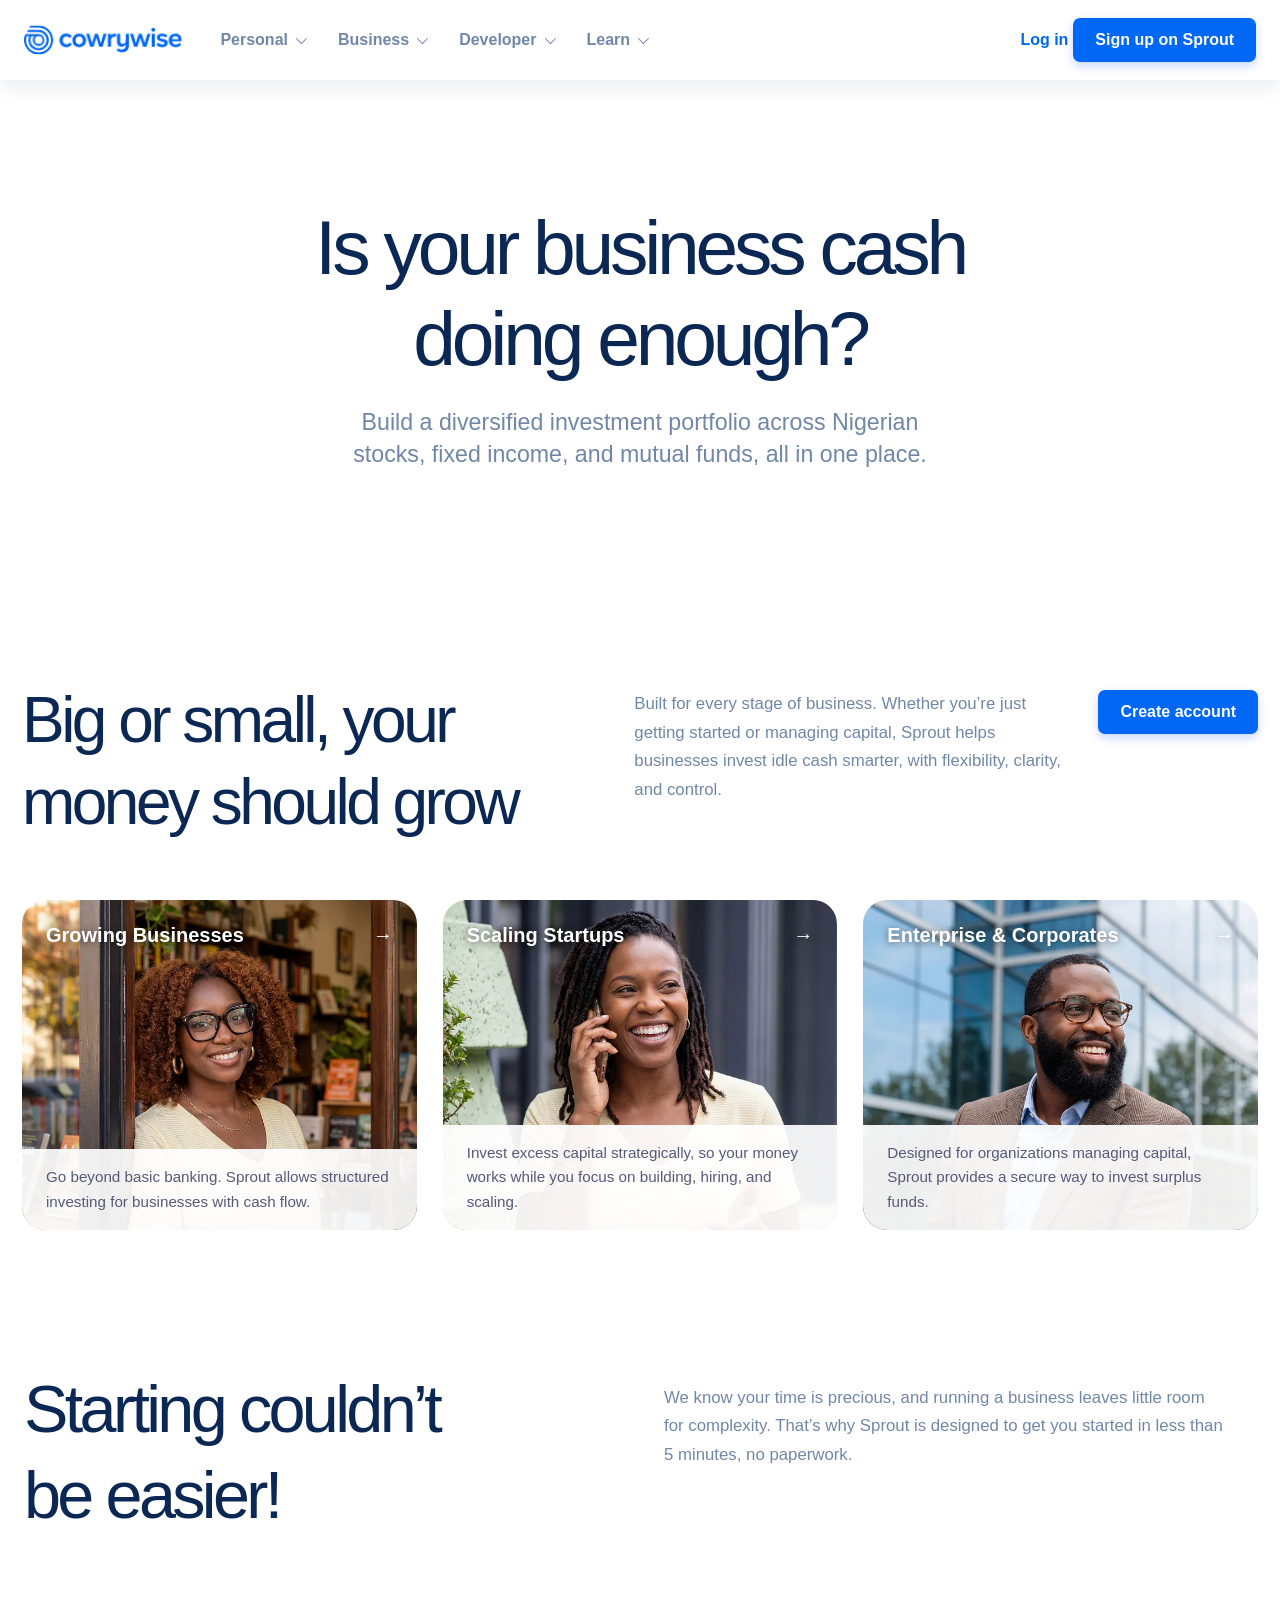
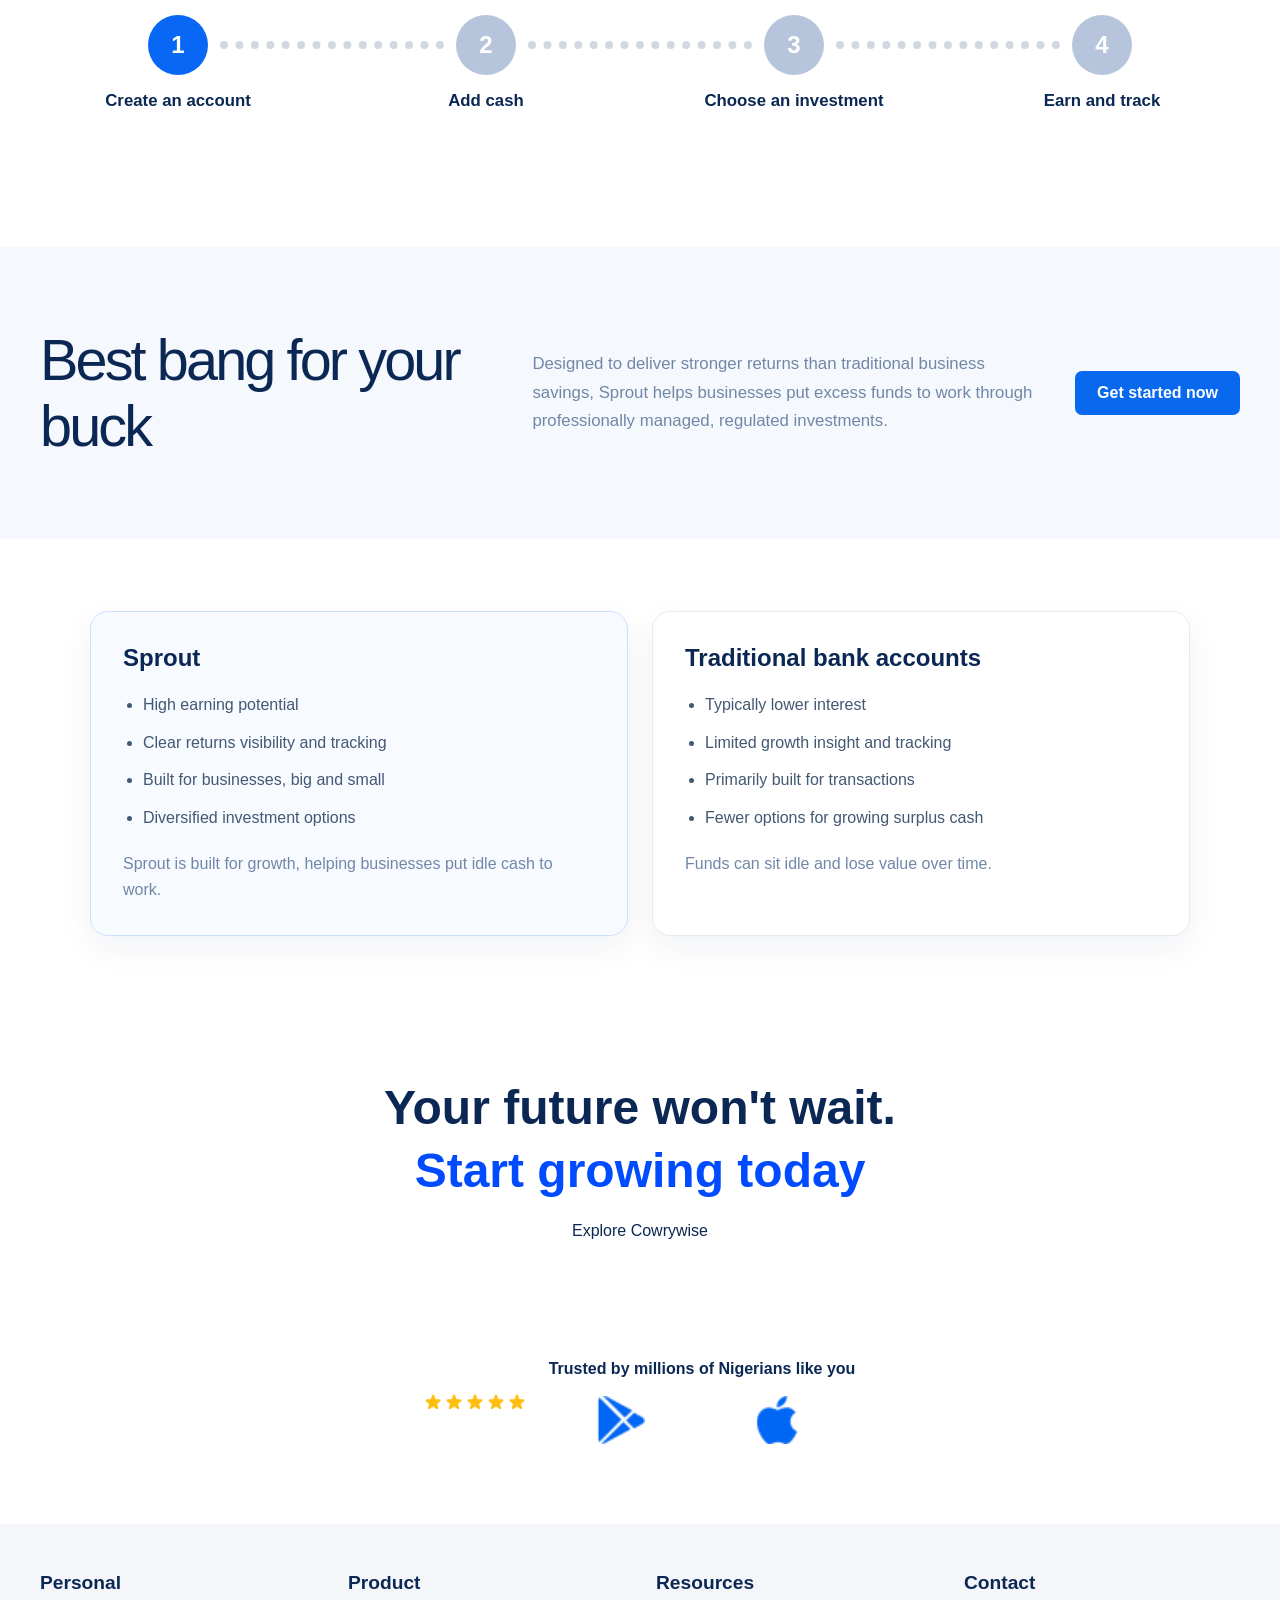
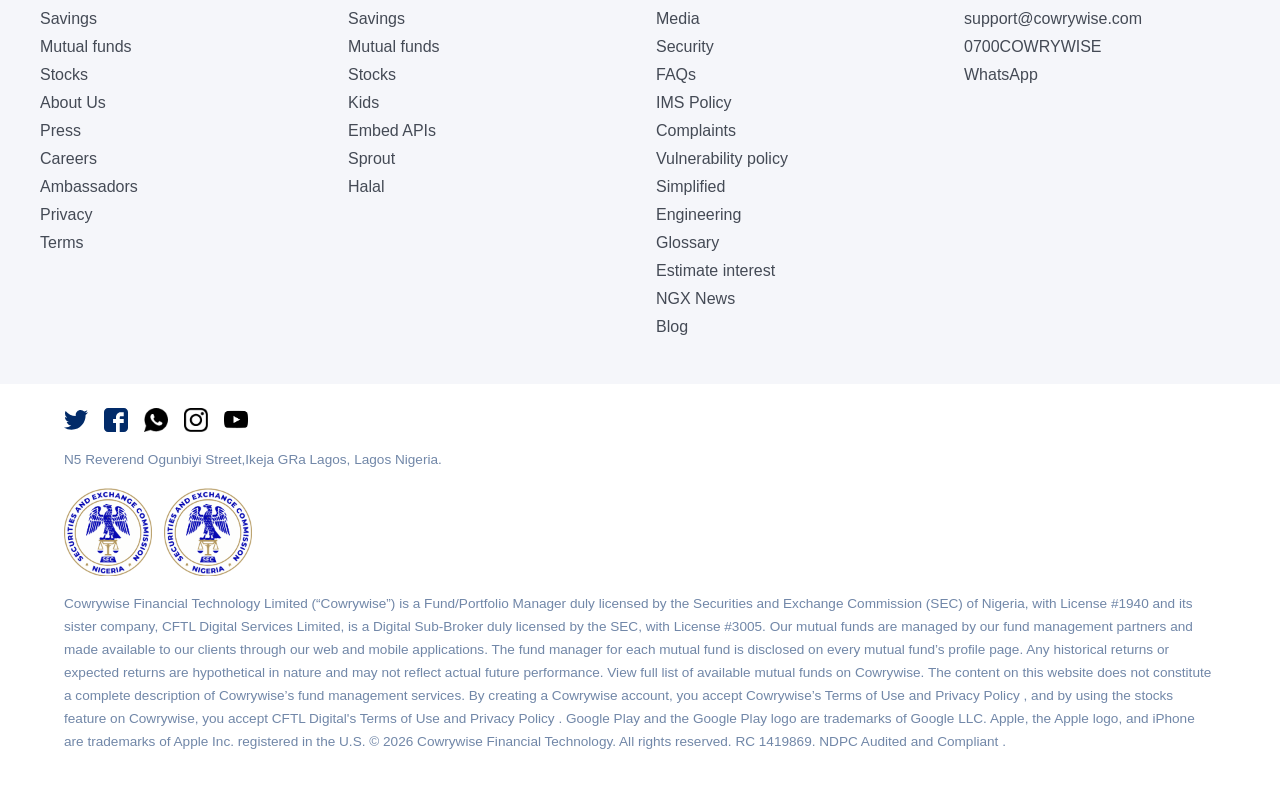
<file: otherhtml/Business.html>
<!DOCTYPE html>
<html lang="en">

<head>
    <meta charset="UTF-8">
    <meta name="viewport" content="width=device-width, initial-scale=1.0">
    <meta name="description" content="Get started with Sprout, Cowrywise's investment platform for businesses.">
    <title>Sprout for Business | Cowrywise</title>
    <link rel="stylesheet" href="../othercss/Business.css">
</head>

<body>
    <header class="site-header">
        <nav class="site-nav" aria-label="Main navigation">
            <a class="nav-logo" href="../index.html" aria-label="Cowrywise home">
                <img src="../images/imgi_21_default.png" alt="Cowrywise">
            </a>
            <ul class="nav-links">
                <li class="personal-nav">
                    <details class="personal-dropdown">
                        <summary>Personal</summary>
                        <div class="personal-menu">
                            <div class="product-links" aria-label="Personal products">
                                <a class="product-link" href="../index.html#savings">
                                    <img src="./imgi_16_default.png" alt="">
                                    <span>
                                        <strong>Savings</strong>
                                        <small>Save and earn amazing returns</small>
                                    </span>
                                </a>
                                <a class="product-link" href="../index.html#mutual-funds">
                                    <img src="./imgi_17_default.png" alt="">
                                    <span>
                                        <strong>Mutual Funds</strong>
                                        <small>Grow your wealth without chasing charts</small>
                                    </span>
                                </a>
                                <a class="product-link" href="../index.html#stocks">
                                    <img src="./imgi_17_default (1).png" alt="">
                                    <span>
                                        <strong>Stocks</strong>
                                        <small>Own a slice of Nigeria's top companies</small>
                                    </span>
                                </a>
                            </div>
                            <div class="growth-tools">
                                <h2>Growth Tools</h2>
                                <a href="../index.html#products">Explore investment options</a>
                                <a href="./Personal.html#risk-assessment">Know your risk appetite</a>
                                <a href="../index.html#get-started">Plan your child's education</a>
                            </div>
                        </div>
                    </details>
                </li>
                <li><a class="current" href="#business" aria-current="page">Business</a></li>
                <li><a href="https://developer.cowrywise.com/">Developer</a></li>
                <li><a href="https://cowrywise.com/blog/">Learn</a></li>
            </ul>
            <div class="nav-actions">
                <a class="login-link" href="https://app.cowrywise.com/login">Log in</a>
                <a class="signup-link" href="https://app.cowrywise.com/signup">Sign up on Sprout</a>
            </div>
        </nav>
    </header>

    <main>
        <section class="business-intro" id="business" aria-labelledby="business-heading">
            <h1 id="business-heading">Is your business cash<br>doing enough?</h1>
            <p>Build a diversified investment portfolio across Nigerian<br class="desktop-break"> stocks, fixed income, and mutual funds, all in one place.</p>
        </section>

        <section class="business-growth" aria-labelledby="growth-heading">
            <div class="growth-intro">
                <h2 id="growth-heading">Big or small, your<br>money should grow</h2>
                <div class="growth-details">
                    <p>Built for every stage of business. Whether you’re just getting started or managing capital, Sprout helps businesses invest idle cash smarter, with flexibility, clarity, and control.</p>
                    <a class="growth-cta" href="https://app.cowrywise.com/signup">Create account</a>
                </div>
            </div>

            <div class="business-types" aria-label="Sprout for businesses at every stage">
                <article class="business-card business-card-growing">
                    <h3><span>Growing Businesses</span><span aria-hidden="true">→</span></h3>
                    <p>Go beyond basic banking. Sprout allows structured investing for businesses with cash flow.</p>
                </article>
                <article class="business-card business-card-startups">
                    <h3><span>Scaling Startups</span><span aria-hidden="true">→</span></h3>
                    <p>Invest excess capital strategically, so your money works while you focus on building, hiring, and scaling.</p>
                </article>
                <article class="business-card business-card-enterprise">
                    <h3><span>Enterprise &amp; Corporates</span><span aria-hidden="true">→</span></h3>
                    <p>Designed for organizations managing capital, Sprout provides a secure way to invest surplus funds.</p>
                </article>
            </div>
        </section>

        <section class="onboarding-hero" aria-labelledby="onboarding-heading">
            <div class="hero-intro">
                <h2 id="onboarding-heading">Starting couldn’t<br>be easier!</h2>
                <p>We know your time is precious, and running a business leaves little room for complexity. That’s why
                    Sprout is designed to get you started in less than 5 minutes, no paperwork.</p>
            </div>

            <ol class="steps" aria-label="How to get started with Sprout">
                <li class="step step-current">
                    <span class="step-number" aria-current="step">1</span>
                    <span class="step-label">Create an account</span>
                </li>
                <li class="step">
                    <span class="step-number">2</span>
                    <span class="step-label">Add cash</span>
                </li>
                <li class="step">
                    <span class="step-number">3</span>
                    <span class="step-label">Choose an investment</span>
                </li>
                <li class="step">
                    <span class="step-number">4</span>
                    <span class="step-label">Earn and track</span>
                </li>
            </ol>
        </section>
        <section class="kin" aria-labelledby="kin-heading">
            <div class="kin-copy">
                <h2 class="kin-loop" id="kin-heading">Best bang for your buck</h2>
                <p class="kin-description">
                    Designed to deliver stronger returns than traditional business savings, Sprout helps businesses put excess funds to work through professionally managed, regulated investments.
                </p>
                <a href="https://app.cowrywise.com/signup" class="btn-4">Get started now</a>
            </div>
        </section>

        <section class="comparison-section" aria-label="Sprout compared with traditional bank accounts">
            <div class="roll-copy">
                <article class="roll-up">
                    <h2 class="roll-time">Sprout</h2>
                    <ul class="roll-description">
                        <li>High earning potential</li>
                        <li>Clear returns visibility and tracking</li>
                        <li>Built for businesses, big and small</li>
                        <li>Diversified investment options</li>
                    </ul>
                    <p>Sprout is built for growth, helping businesses put idle cash to work.</p>
                </article>
                <article class="roll-up">
                    <h2 class="roll-time">Traditional bank accounts</h2>
                    <ul class="roll-description">
                        <li>Typically lower interest</li>
                        <li>Limited growth insight and tracking</li>
                        <li>Primarily built for transactions</li>
                        <li>Fewer options for growing surplus cash</li>
                    </ul>
                    <p>Funds can sit idle and lose value over time.</p>
                </article>
            </div>
        </section>


        <section class="Sophia" id="get-started">
            <h2>Your future won't wait.</h2>
            <h2 class="future-heading">Start growing today</h2>
            <a href="https://cowrywise.com" class="come" target="_blank" rel="noopener noreferrer">Explore Cowrywise</a>
        </section>

        <section class="download-section">
            <img src="../images/imgi_38_default (1).png" alt="" class="star" loading="lazy">
            <div class="download-copy">
                <strong>Trusted by millions of Nigerians like you</strong>
                <div class="apple">
                    <img src="../images/imgi_39_default (1).png" alt="Download on the App Store" loading="lazy">
                    <img src="../images/imgi_40_default (1).png" alt="Get it on Google Play" loading="lazy">
                </div>
            </div>
        </section>
    </main>

    <footer class="site-footer">
        <nav class="time" aria-label="Footer navigation">
            <div class="gt-sum">
                <h2>Personal</h2>
                <a href="#savings">Savings</a>
                <a href="#mutual-funds">Mutual funds</a>
                <a href="#stocks">Stocks</a>
                <a href="#">About Us</a><a href="#">Press</a><a href="#">Careers</a><a href="#">Ambassadors</a><a href="#">Privacy</a><a href="#">Terms</a>
            </div>
            <div class="gt-sum">
                <h2>Product</h2>
                <a href="#">Savings</a><a href="#">Mutual funds</a><a href="#">Stocks</a><a href="#">Kids</a><a href="#">Embed APIs</a><a href="#">Sprout</a><a href="#">Halal</a>
            </div>
            <div class="gt-sum">
                <h2>Resources</h2>
                <a href="#">Media</a><a href="#">Security</a><a href="#">FAQs</a><a href="#">IMS Policy</a><a href="#">Complaints</a><a href="#">Vulnerability policy</a><a href="#">Simplified</a><a href="#">Engineering</a><a href="#">Glossary</a><a href="#">Estimate interest</a><a href="#">NGX News</a><a href="#">Blog</a>
            </div>
            <div class="gt-sum">
                <h2>Contact</h2>
                <a href="mailto:support@cowrywise.com">support@cowrywise.com</a><a href="tel:0700269779473">0700COWRYWISE</a><a href="#">WhatsApp</a>
            </div>
        </nav>

    </footer>
    <div class="main heading">
    <div class="Goggle-icon">
       <img src="../images/imgi_41_default.png" alt="">

       <img src="../images/imgi_42_default (1).png" alt=""><img src="../images/imgi_43_default (1).png" alt=""><img src="../images/imgi_45_default.png" alt=""><img src="../images/imgi_46_default (1).png" alt="">
    </div>
    <p> N5 Reverend Ogunbiyi Street,Ikeja GRa Lagos, Lagos Nigeria.</p>
    <div class="logo">
        <img src="../images/imgi_12_sec (1).png" alt="">
        <img src="../images/imgi_12_sec.png" alt="">
    </div>
    <p>
       Cowrywise Financial Technology Limited (“Cowrywise”) is a Fund/Portfolio Manager duly licensed by the Securities and Exchange Commission (SEC) of Nigeria, with License #1940 and its sister company, CFTL Digital Services Limited, is a Digital Sub-Broker duly licensed by the SEC, with License #3005.

      Our mutual funds are managed by our fund management partners and made available to our clients through our web and mobile applications. The fund manager for each mutual fund is disclosed on every mutual fund’s profile page. Any historical returns or expected returns are hypothetical in nature and may not reflect actual future performance. View full list of available mutual funds on Cowrywise.

The content on this website does not constitute a complete description of Cowrywise’s fund management services. By creating a Cowrywise account, you accept Cowrywise’s Terms of Use and Privacy Policy , and by using the stocks feature on Cowrywise, you accept CFTL Digital's Terms of Use and Privacy Policy .

Google Play and the Google Play logo are trademarks of Google LLC. Apple, the Apple logo, and iPhone are trademarks of Apple Inc. registered in the U.S.

© 2026  Cowrywise Financial Technology. All rights reserved. RC 1419869. NDPC Audited and Compliant .

    </p>
     
    </div>


</body>

</html>
</file>
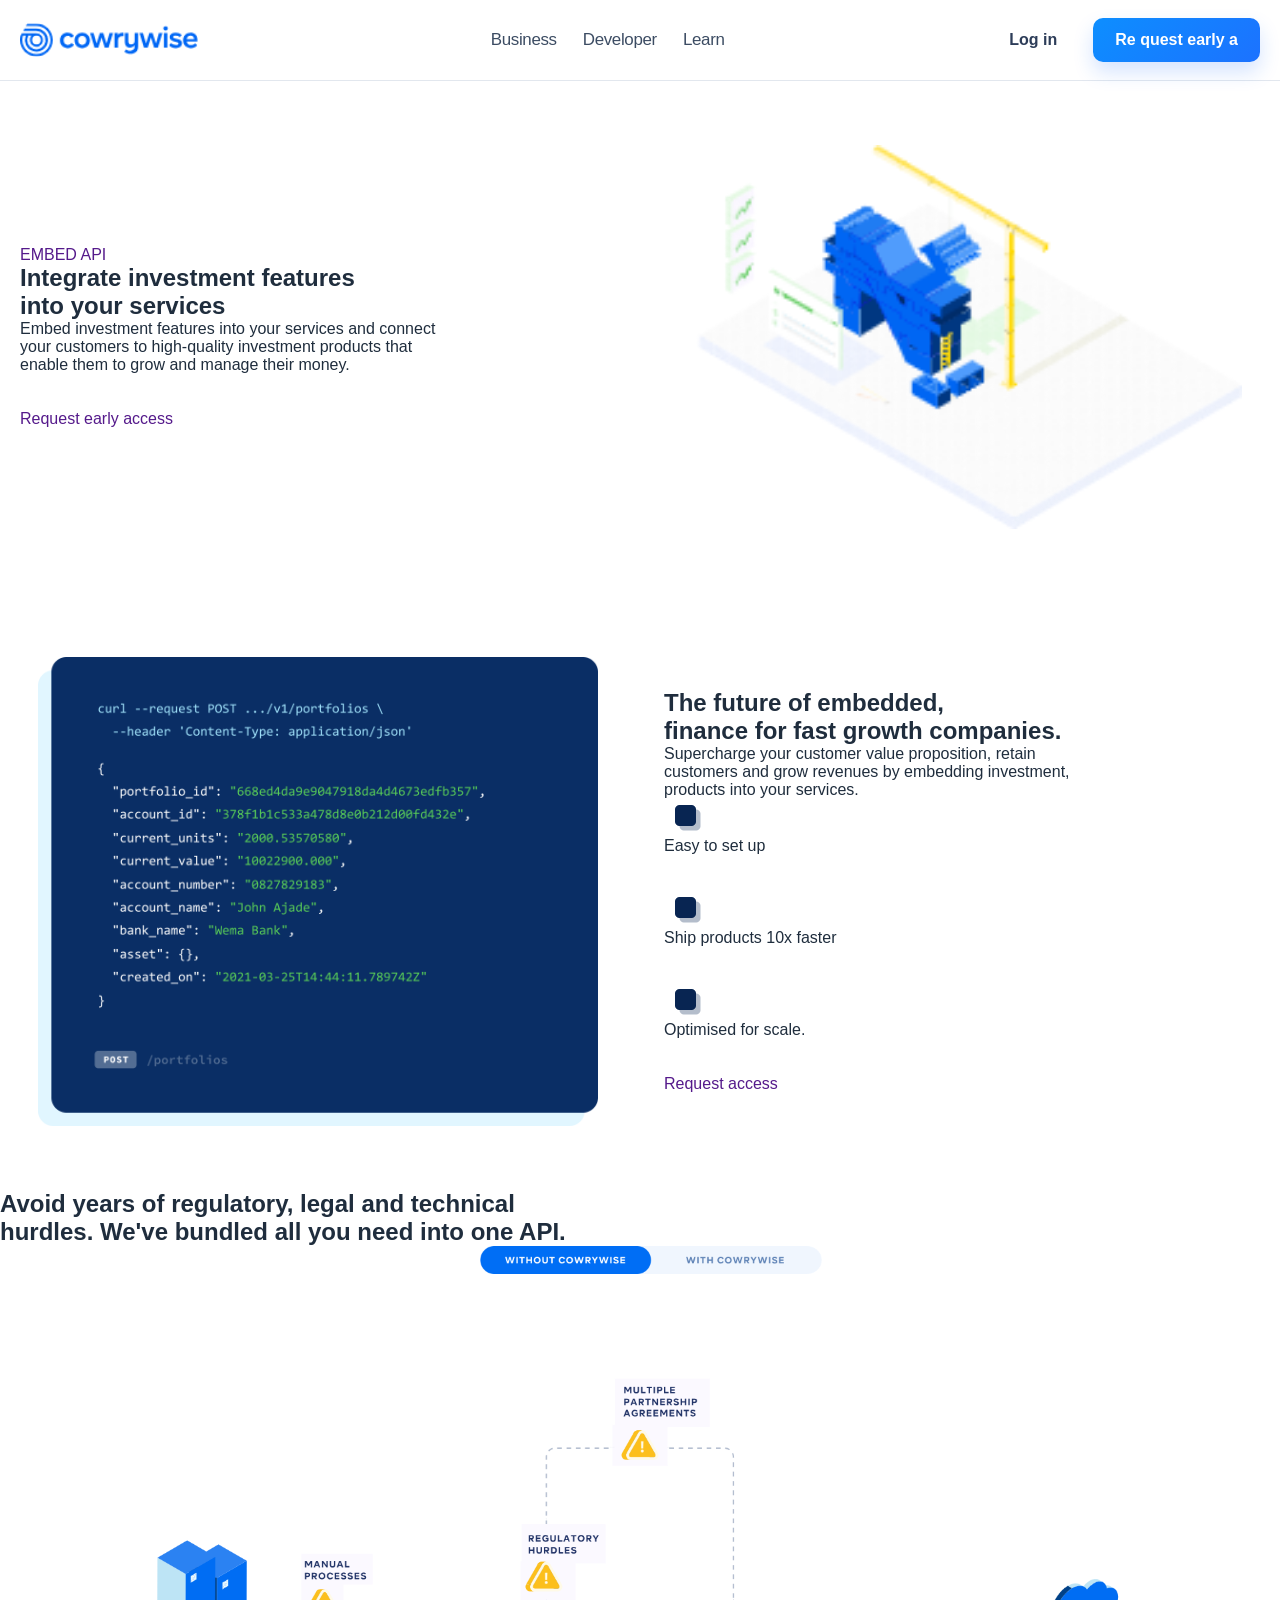
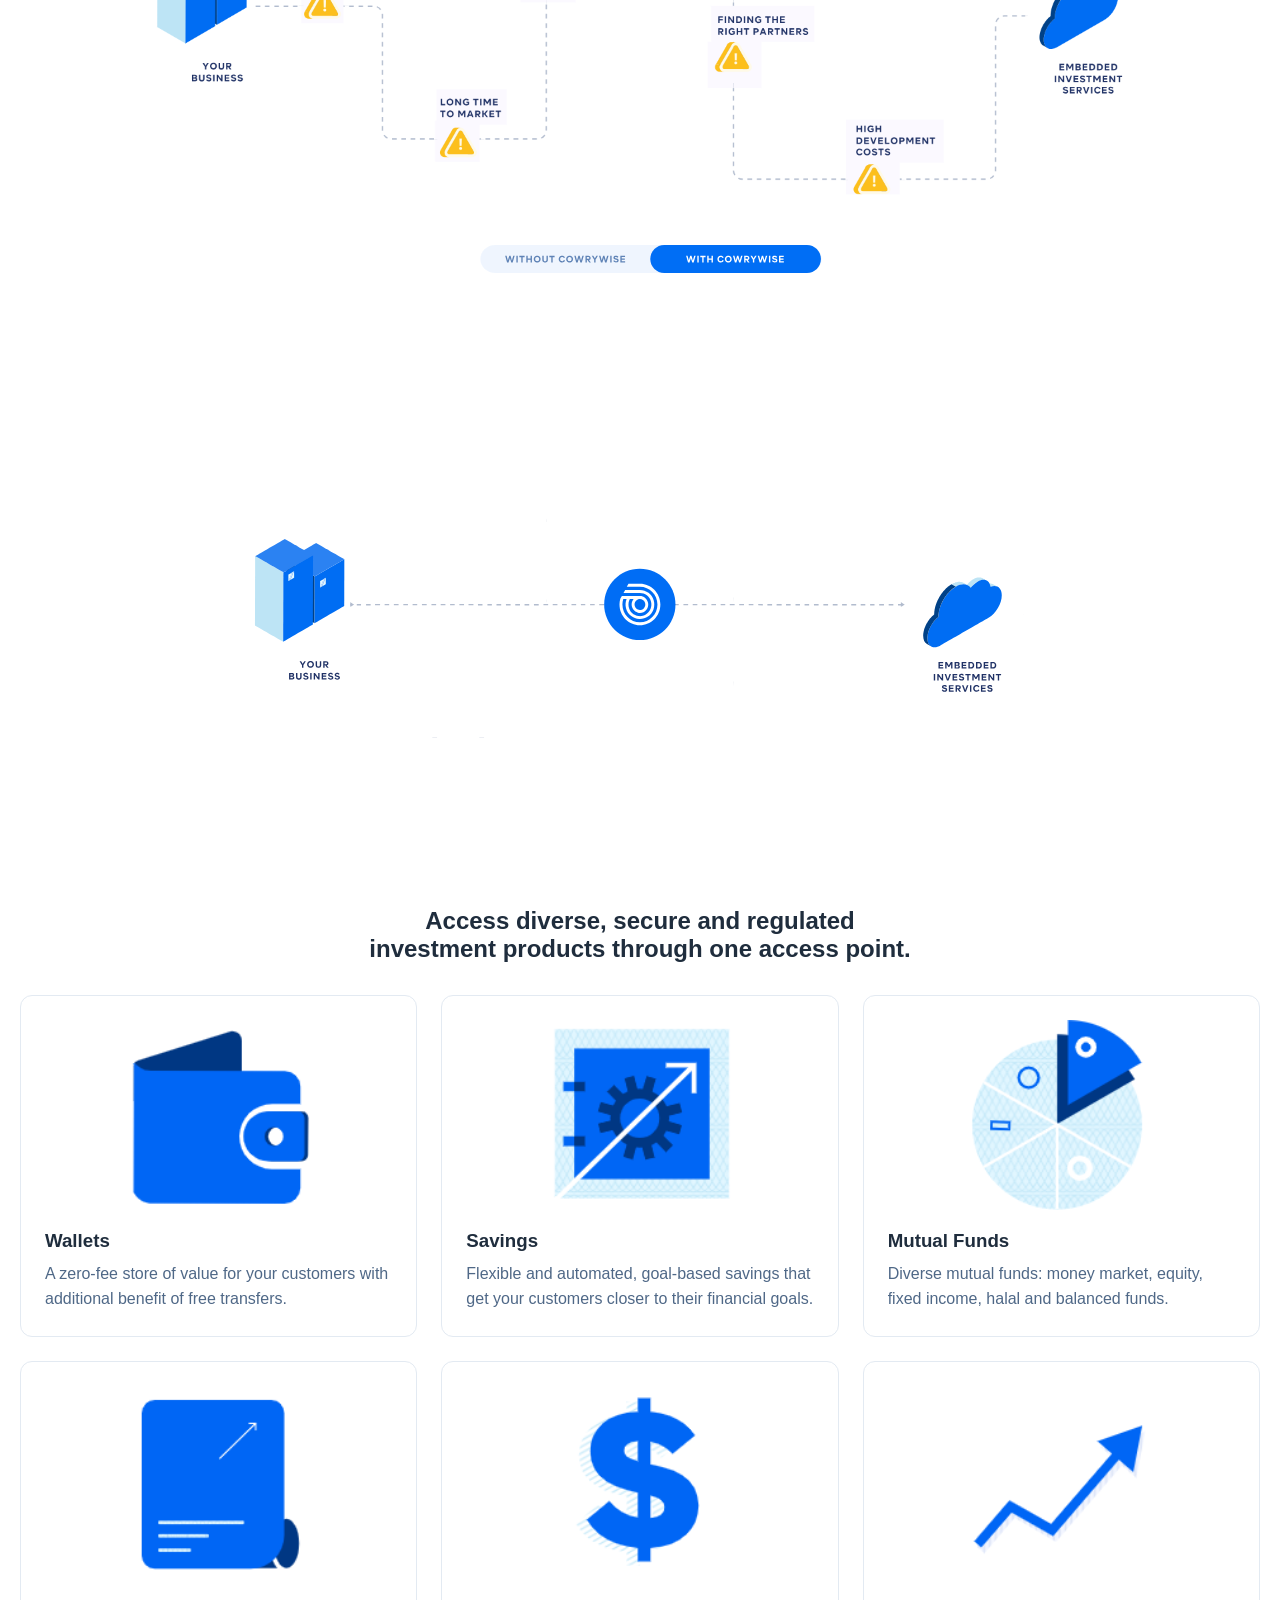
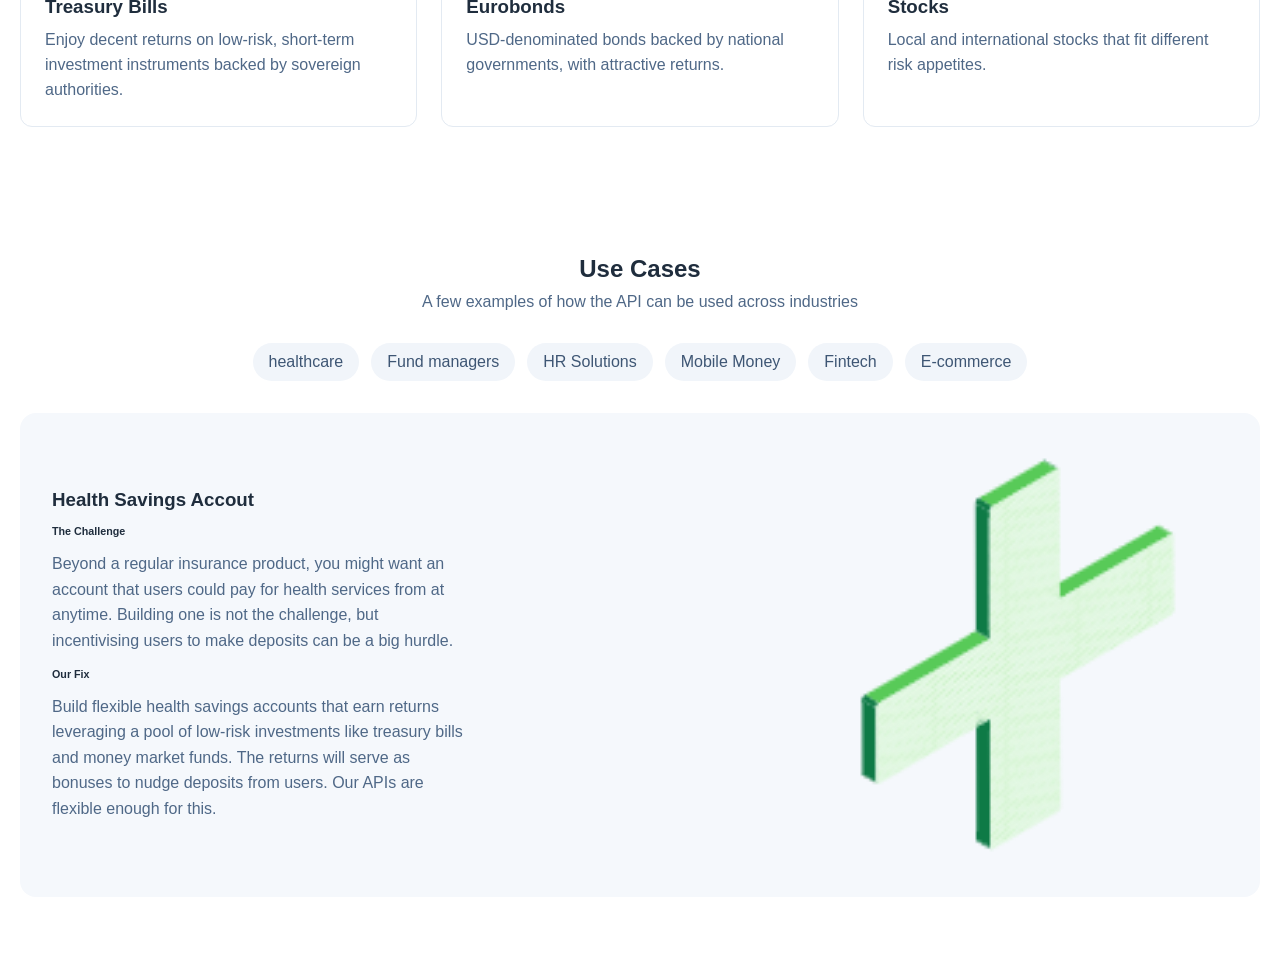
<file: otherhtml/Developer.html>
﻿<!DOCTYPE html>
<html lang="en">

<head>
    <meta charset="UTF-8">
    <meta name="viewport" content="width=device-width, initial-scale=1.0">
    <title>Developer Embed API | Cowrywise</title>
    <link rel="stylesheet" href="../othercss/Developer.css">
</head>

<body>
    <header class="site-header">
        <nav class="site-nav" aria-label="Main navigation">
            <a class="nav-logo" href="../index.html" aria-label="Cowrywise home">
                <img src="../images/imgi_21_default.png" alt="Cowrywise">
            </a>
            <ul class="nav-links">
                <li><a href="#invest"></a></li>
                <li><a class="time" href="#business">Business</a></li>
                <li><a href="#developer">Developer</a></li>
                <li><a href="#learn">Learn</a></li>
            </ul>
      
            <div class="nav-actions">
                <a href="" class="btn-1">Log in</a>
                <a href="" class="btn-2">Re
                    quest early a
                    
                </a>
            </div>
        </nav>
    </header>

    <main>
        <section id="embed">
            <div class="won">
            <div class="slop">
                <a href="" class="btn-4">EMBED API</a>
                <h1>Integrate investment features<br> into your services</h1>
                <p>
                    Embed investment features into your services and connect<br> your customers to high-quality
                    investment products that<br> enable them to grow and manage their money.
                </p>
                <br>
                <br>
                <a href="" class="btn-5">Request early access</a>
            </div>

            <div class="Naira">
                <img src="./imgi_33_grow-api-hero.png" alt="">
            </div>
            </div>
        </section>

    <section>
        <div class="dom">
            <div class="Chop">
                <img src="./imgi_1_code-snippet.png" alt="">
            </div>

            <div class="kin">
                <h1>The future of embedded,<br> finance for fast growth companies.</h1>
                <p>
                    Supercharge your customer value proposition, retain<br> customers and grow revenues by embedding
                    investment,<br> products into your services.
                </p>

                <div class="love">
                    <img src="../images/Capture.PNG" alt=""> Easy to set up
                    <br>
                    <br>
                    <br>
                    <img src="../images/Capture.PNG" alt="">
                    Ship products 10x faster
                    <br>
                    <br>
                    <br>
                    <img src="../images/Capture.PNG" alt="">
                    Optimised for scale.
                    <br>
                    <br>
                    <br>
                    <a href="" class="btn-14">Request access</a>
                </div>
            </div>
        </div>
    </section>

    <section>
        <div class="check">
            <div class="slop">
                <h1>Avoid years of regulatory, legal and technical<br> hurdles. We've bundled all you need into one API.
                </h1>
            </div>

            <div class="chain">
                <img src="../images/chain.png" alt="">
                <img src="../images/svgviewer-output.svg" alt="">
            </div>
        </div>
    </section>

    <section class="products-section">
        <div class="products-heading">
            <h2>Access diverse, secure and regulated<br>investment products through one access point.</h2>
        </div>

        <div class="business-types">
            <article class="business-card">
                <img src="../images/imgi_2_grow-wallets (1).png" alt="" aria-hidden="true">
                <h3>Wallets</h3>
                <p>A zero-fee store of value for your customers with additional benefit of free transfers.</p>
            </article>

            <article class="business-card">
                <img src="../images/imgi_3_grow-savings (1).png" alt="" aria-hidden="true">
                <h3>Savings</h3>
                <p>Flexible and automated, goal-based savings that get your customers closer to their financial goals.
                </p>
            </article>

            <article class="business-card">
                <img src="../images/imgi_4_grow-funds (1).png" alt="" aria-hidden="true">
                <h3>Mutual Funds</h3>
                <p>Diverse mutual funds: money market, equity, fixed income, halal and balanced funds.</p>
            </article>

            <article class="business-card">
                <img src="../images/imgi_5_grow-tbills (1).png" alt="" aria-hidden="true">
                <h3>Treasury Bills</h3>
                <p>Enjoy decent returns on low-risk, short-term investment instruments backed by sovereign authorities.
                </p>
            </article>

            <article class="business-card">
                <img src="../images/imgi_6_grow-eurobonds (1).png" alt="" aria-hidden="true">
                <h3>Eurobonds</h3>
                <p>USD-denominated bonds backed by national governments, with attractive returns.</p>
            </article>

            <article class="business-card">
                <img src="../images/imgi_7_grow-stocks (1).png" alt="" aria-hidden="true">
                <h3>Stocks</h3>
                <p>Local and international stocks that fit different risk appetites.</p>
            </article>
        </div>
    </section>

    <section>
        <div class="kind">
            <div class="dam">
                <h1>Use Cases</h1>
                <p>A few examples of how the API can be used across industries</p>
            </div>

            <div class="word">
                <li><a href="">healthcare</a></li>
                <li><a href="">Fund managers</a></li>
                <li><a href="">HR Solutions</a></li>
                <li><a href="">Mobile Money</a></li>
                <li><a href="">Fintech</a></li>
                <li><a href="">E-commerce</a></li>
            </div>

            <div class="Ope">
                <div class="ope-copy">
                    <h3>Health Savings Accout</h3>
                    <h6>The Challenge</h6>
                    <p>
                        Beyond a regular insurance product, you might want an<br> account that users could pay for health
                        services from at<br> anytime. Building one is not the challenge, but<br>incentivising users to make
                        deposits can be a big hurdle.
                    </p>
                    <h6>Our Fix</h6>
                    <p>
                        Build flexible health savings accounts that earn returns<br> leveraging a pool of low-risk
                        investments like treasury bills<br> and money market funds. The returns will serve as<br> bonuses to
                        nudge deposits from users. Our APIs are<br>flexible enough for this.
                    </p>
                </div>

                <div class="cross">
                    <img src="../images/imgi_8_healthcare.png" alt="">
                </div>
            </div>
        </div>
    </section>
    </main>
</body>

</html>
</file>
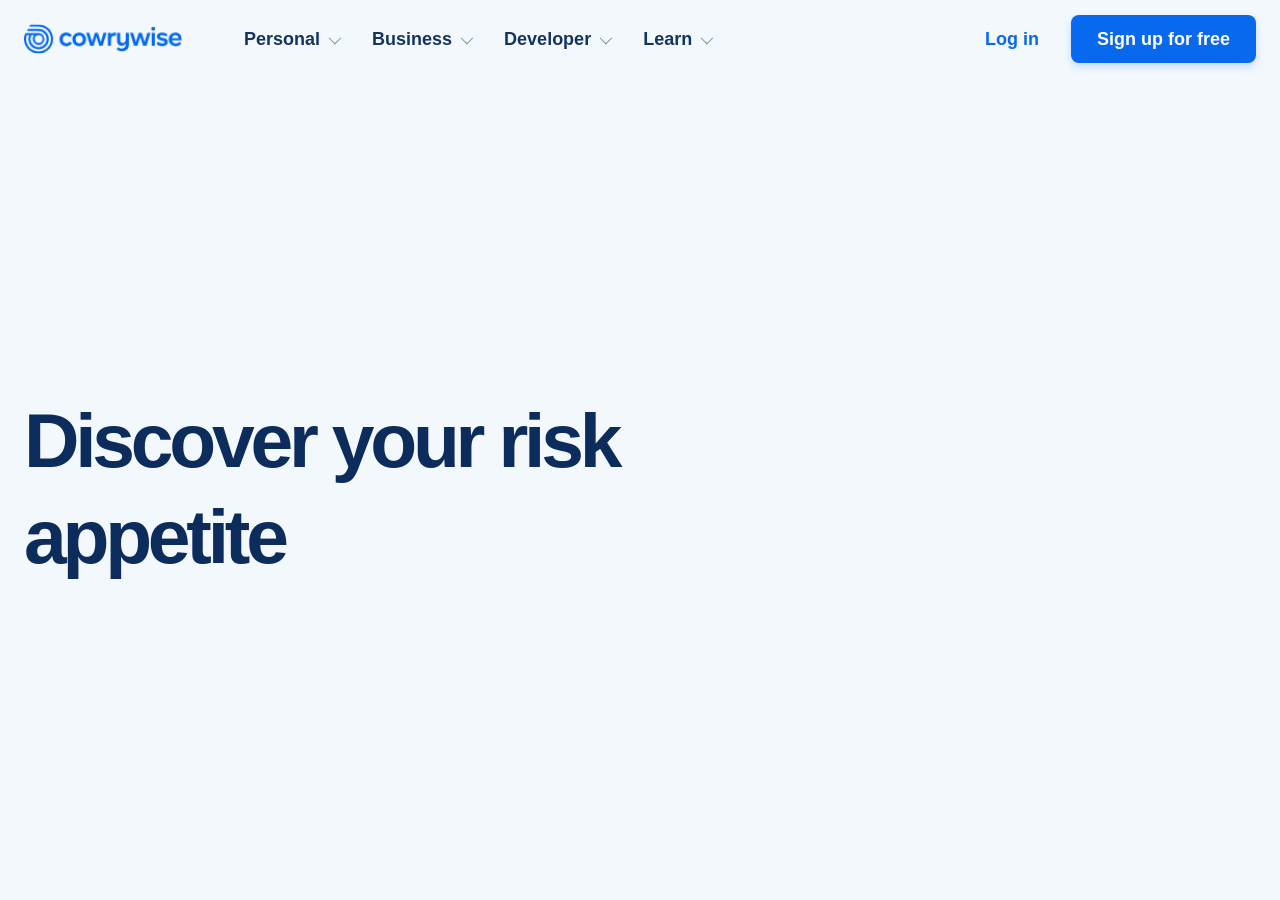
<file: otherhtml/Personal.html>
<!DOCTYPE html>
<html lang="en">

<head>
    <meta charset="UTF-8">
    <meta name="viewport" content="width=device-width, initial-scale=1.0">
    <meta name="description" content="Discover your investment risk appetite with Cowrywise.">
    <title>Discover your risk appetite | Cowrywise</title>
    <link rel="stylesheet" href="../othercss/Personal.css">
</head>

<body>
    <header class="site-header">
        <nav class="site-nav" aria-label="Main navigation">
            <a class="nav-logo" href="../index.html" aria-label="Cowrywise home">
                <img src="../images/imgi_21_default.png" alt="Cowrywise">
            </a>

            <ul class="nav-links">
                <li class="personal-nav">
                    <details class="personal-dropdown">
                        <summary>Personal</summary>
                        <div class="personal-menu">
                            <div class="product-links" aria-label="Personal products">
                                <a class="product-link" href="#savings">
                                    <img src="imgi_16_default.png" alt="">
                                    <span>
                                        <strong>Savings</strong>
                                        <small>Save and earn amazing returns</small>
                                    </span>
                                </a>
                                <a class="product-link" href="#mutual-funds">
                                    <img src="imgi_17_default.png" alt="">
                                    <span>
                                        <strong>Mutual Funds</strong>
                                        <small>Grow your wealth without chasing charts</small>
                                    </span>
                                </a>
                                <a class="product-link" href="#stocks">
                                    <img src="imgi_17_default (1).png" alt="">
                                    <span>
                                        <strong>Stocks</strong>
                                        <small>Own a slice of Nigeria's top companies</small>
                                    </span>
                                </a>
                            </div>
                            <div class="growth-tools">
                                <h2>Growth Tools</h2>
                                <a href="#estimate-interests">Estimate your interests</a>
                                <a href="#risk-assessment">Know your risk appetite</a>
                                <a href="#education-plan">Plan your child's education</a>
                            </div>
                        </div>
                    </details>
                </li>
                <li><a href="#business">Business</a></li>
                <li><a href="#developer">Developer</a></li>
                <li><a href="#learn">Learn</a></li>
            </ul>

            <div class="nav-actions">
                <a class="login-link" href="#login">Log in</a>
                <a class="signup-link" href="#signup">Sign up for free</a>
            </div>
        </nav>
    </header>

    <main>
        <section class="risk-hero" id="risk-assessment">
            <h1>Discover your risk appetite</h1>
        </section>
    </main>
</body>

</html>
</file>
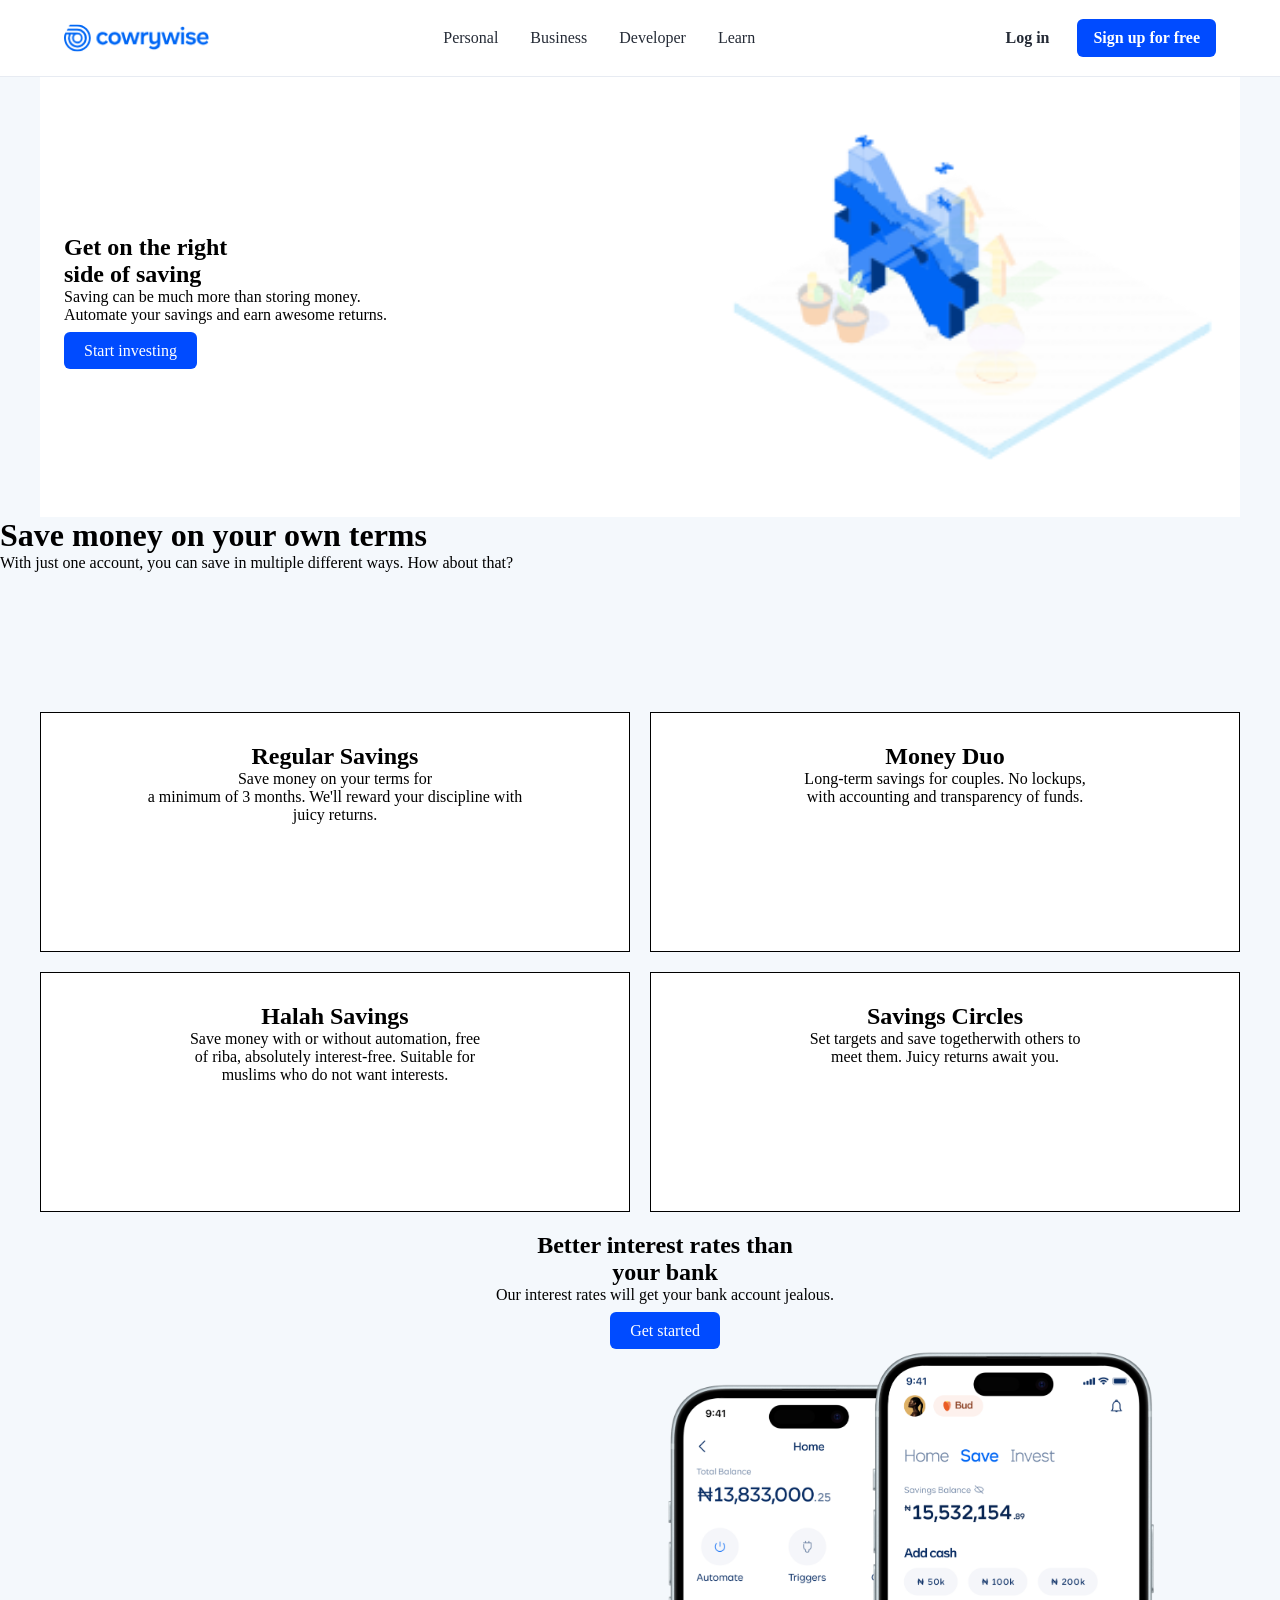
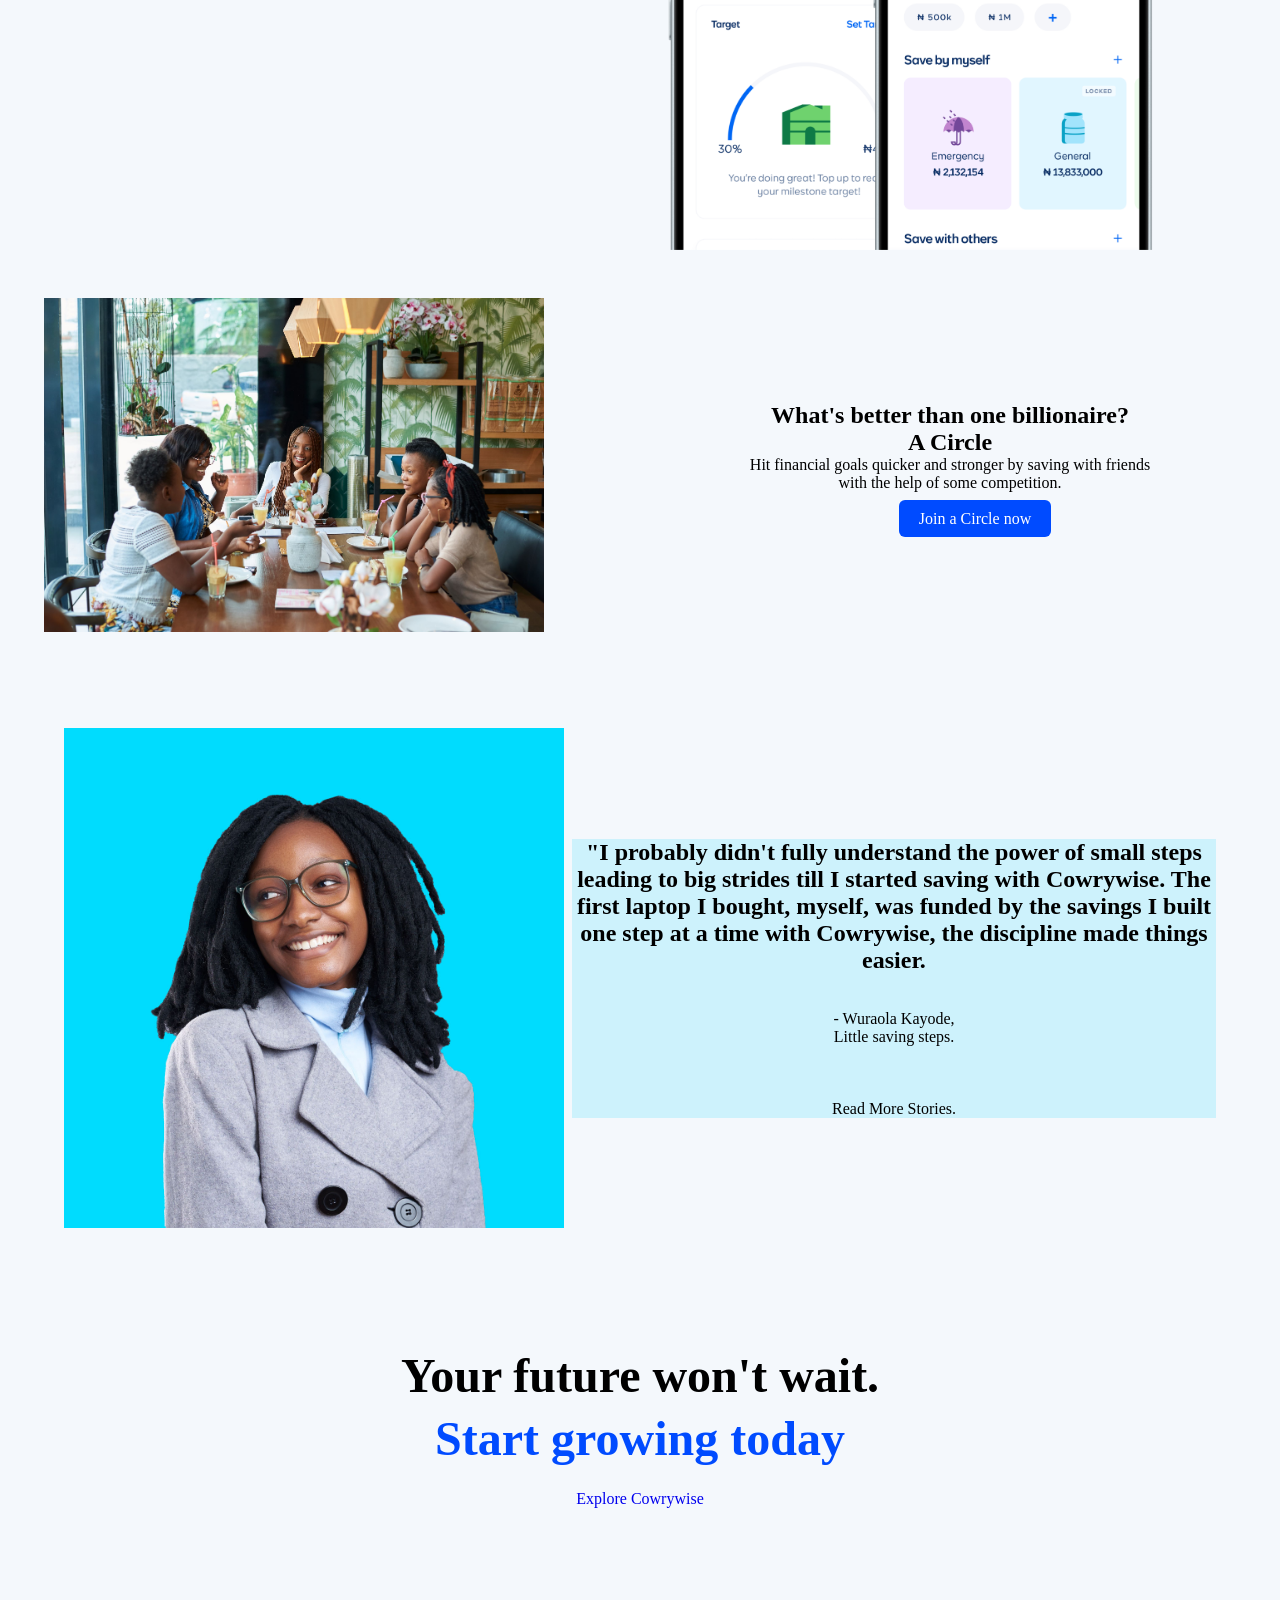
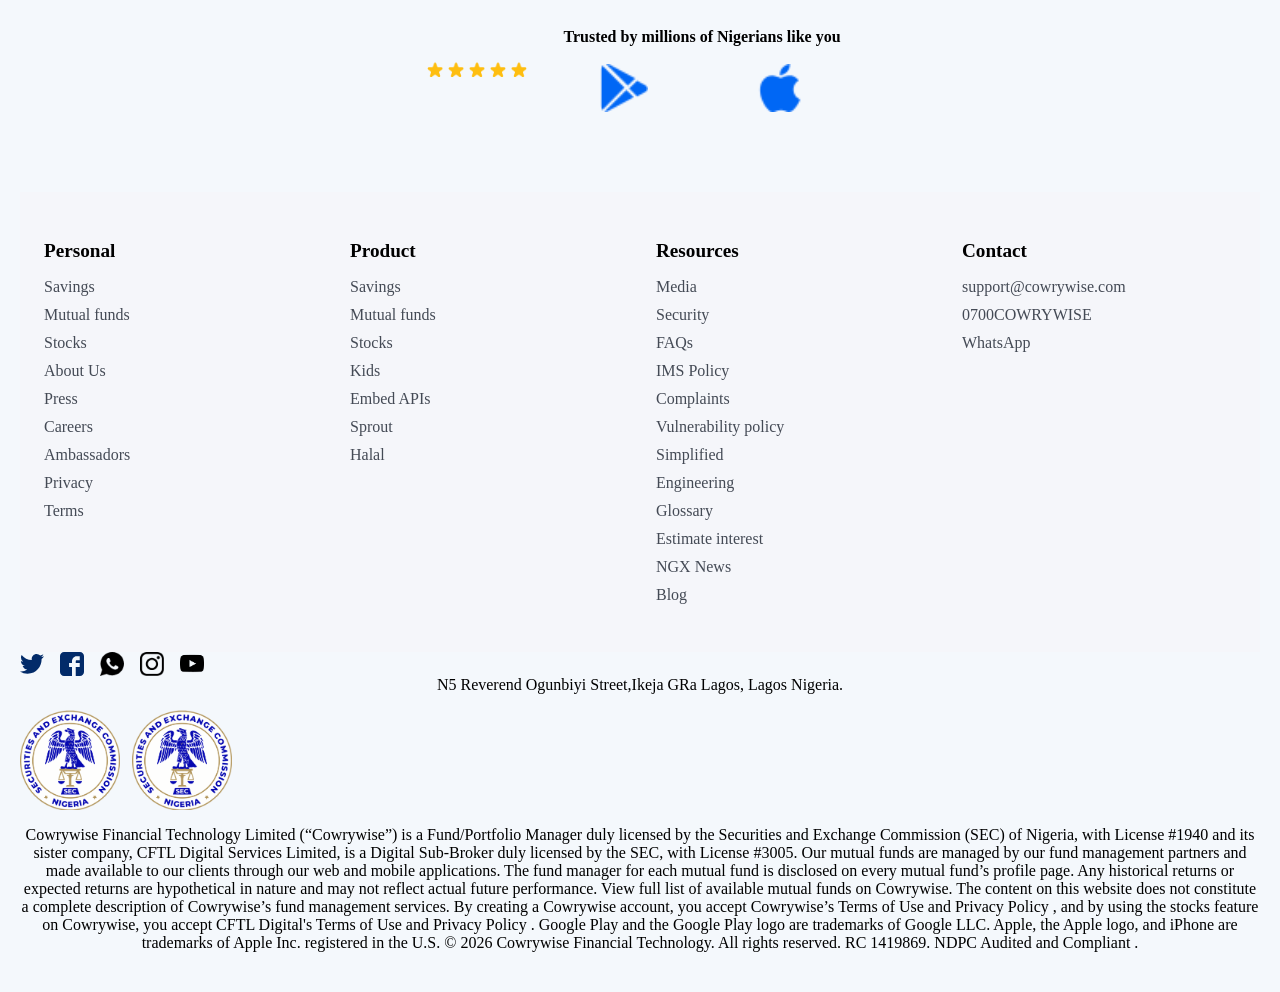
<file: otherhtml/Savings.html>
<!DOCTYPE html>
<html lang="en">

<head>
    <meta charset="UTF-8">
    <meta name="viewport" content="width=device-width, initial-scale=1.0">
    <meta name="description" content="Discover your investment risk appetite with Cowrywise.">
    <title>Discover your risk appetite | Cowrywise</title>
    <link rel="stylesheet" href="./Savings.css">
</head>
<body>
    <header class="site-header">
        <nav class="site-nav" aria-label="Main navigation">
            <a class="nav-logo" href="../index.html" aria-label="Cowrywise home">
                <img src="../images/imgi_21_default.png" alt="Cowrywise">
            </a>
            <ul>
                <li><a href="#Personal">Personal</a></li>
                <li><a class="time" href="#business">Business</a></li>
                <li><a href="#developer">Developer</a></li>
                <li><a href="#learn">Learn</a></li>
            </ul>

            <div class="nav-actions">
                <a href="" class="btn-1">Log in</a>
                <a href="" class=btn-2>Sign up for free</a>
            </div>
        </nav>
    </header>

    <section>
        <div class="won">
            <div class="slop">
                <h1>Get on the right<br>
                    side of saving</h1>
                <p>Saving can be much more than storing money.<br> Automate your savings and earn awesome returns.
                    <br>
                          <br>
                    <a href="" class="btn-5">Start investing</a>

                </div>

            <div class="Naira">
                <img src="../images/imgi_32_save-money-online.png" alt="Saving money online">




            </div>
        </div>


    </section>

         <h1>Save money on your own terms </h1>
            <p>With just one account, you can save in multiple different ways. How about that?</p>
        </div>

    </section>
        <div class="run">
       


    <section>
        <div class="davido">
            <div class=" card card1">
                <h1>Regular Savings</h1>
                <p>Save money on your terms for<br> a minimum of 3 months. We'll reward your discipline with<br> juicy returns.
                </p>
            </div>
            <div class=" card card2">
                <h1>Money Duo</h1>
                <p> Long-term savings for couples. No lockups,<br> with accounting and transparency of funds.
                </p>
            </div>

            <div class=" card card3">
                <h1>Halah Savings</h1>
                <p>
                    Save money with or without automation, free<br> of riba, absolutely interest-free. Suitable for<br> muslims
                    who do not want interests.
                </p>
            </div>

            <div class=" card card4">
                <h1>Savings Circles</h1>
                <p>
                    Set targets and save togetherwith others to<br> meet them. Juicy returns await you.

                </p>
            </div>



        </div>



    </section>



    <section>
        <div class="King">
            <div class=" sum sum1">
                <h1>Better interest rates than <br> your bank  </h1>
                <p>
                Our interest rates will get your bank account jealous.
                </p>
            </div>
             <br>
            <div class="clip">
                <a href=""class="btn-9">Get started</a>
            </div>
            
            <div class="phone">
                <img src="../images/imgi_1_mockup-cowrywise-savings-app.png" alt="Cowrywise savings app on a phone">
            </div>



        </div>



    </section>
            

      
    <section>
        <div class="King better-section">
            <div class="lun">
             <img src="../images/imgi_2_cowrywise-circles-group-savings (1).png" alt="">
                
            </div>
             
            <div class="better">
            <h1>What's better than one billionaire?<br> A Circle</h1>
            <p>
              Hit financial goals quicker and stronger by saving with friends <br>
              with the help of  some competition.
                      <br>
                      <br>
               <a href=""class="btn-10">Join a Circle now</a>
             </div>
            
           


        </div>



    </section>


        <section>
            <div class="Sing Coin-section">
            <div class="kun">
             <img src="../images/imgi_4_wura-testimonial-savings-nigeria.png" alt="">
             <div class="soon">
             <h2>
             "I probably didn't fully understand the power of small steps leading to big strides till I started saving with Cowrywise. The first laptop I bought, myself, was funded by the savings I built one step at a time with Cowrywise, the discipline made things easier.
             </h2>
                <br>
                <br
             <h6> - Wuraola Kayode,</h6>
             <p> Little saving steps.</p>
                      <br>
                      <br>
                      <br>
            <p>Read More Stories.</p>
            </div>
            
            
             
            
            
           


          </div>
         </div>


    </section>


    <section class="Sophia" id="get-started">
            <h2>Your future won't wait.</h2>
            <h2 class="future-heading">Start growing today</h2>
            <a href="https://cowrywise.com" class="come" target="_blank" rel="noopener noreferrer">Explore Cowrywise</a>
        </section>

        <section class="download-section">
            <img src="../images/imgi_38_default (1).png" alt="" class="star" loading="lazy">
            <div class="download-copy">
                <strong>Trusted by millions of Nigerians like you</strong>
                <div class="apple">
                    <img src="../images/imgi_39_default (1).png" alt="Download on the App Store" loading="lazy">
                    <img src="../images/imgi_40_default (1).png" alt="Get it on Google Play" loading="lazy">
                </div>
            </div>
        </section>
    </main>

    <footer class="site-footer">
        <nav class="time" aria-label="Footer navigation">
            <div class="gt-sum">
                <h2>Personal</h2>
                <a href="#savings">Savings</a>
                <a href="#mutual-funds">Mutual funds</a>
                <a href="#stocks">Stocks</a>
                <a href="#">About Us</a><a href="#">Press</a><a href="#">Careers</a><a href="#">Ambassadors</a><a href="#">Privacy</a><a href="#">Terms</a>
            </div>
            <div class="gt-sum">
                <h2>Product</h2>
                <a href="#">Savings</a><a href="#">Mutual funds</a><a href="#">Stocks</a><a href="#">Kids</a><a href="#">Embed APIs</a><a href="#">Sprout</a><a href="#">Halal</a>
            </div>
            <div class="gt-sum">
                <h2>Resources</h2>
                <a href="#">Media</a><a href="#">Security</a><a href="#">FAQs</a><a href="#">IMS Policy</a><a href="#">Complaints</a><a href="#">Vulnerability policy</a><a href="#">Simplified</a><a href="#">Engineering</a><a href="#">Glossary</a><a href="#">Estimate interest</a><a href="#">NGX News</a><a href="#">Blog</a>
            </div>
            <div class="gt-sum">
                <h2>Contact</h2>
                <a href="mailto:support@cowrywise.com">support@cowrywise.com</a><a href="tel:0700269779473">0700COWRYWISE</a><a href="#">WhatsApp</a>
            </div>
        </nav>

    </footer>
    <div class="main heading">
    <div class="Goggle-icon">
       <img src="../images/imgi_41_default.png" alt="">

       <img src="../images/imgi_42_default (1).png" alt=""><img src="../images/imgi_43_default (1).png" alt=""><img src="../images/imgi_45_default.png" alt=""><img src="../images/imgi_46_default (1).png" alt="">
    </div>
    <p> N5 Reverend Ogunbiyi Street,Ikeja GRa Lagos, Lagos Nigeria.</p>
    <div class="logo">
        <img src="../images/imgi_12_sec (1).png" alt="">
        <img src="../images/imgi_12_sec.png" alt="">
    </div>
    <p>
       Cowrywise Financial Technology Limited (“Cowrywise”) is a Fund/Portfolio Manager duly licensed by the Securities and Exchange Commission (SEC) of Nigeria, with License #1940 and its sister company, CFTL Digital Services Limited, is a Digital Sub-Broker duly licensed by the SEC, with License #3005.

      Our mutual funds are managed by our fund management partners and made available to our clients through our web and mobile applications. The fund manager for each mutual fund is disclosed on every mutual fund’s profile page. Any historical returns or expected returns are hypothetical in nature and may not reflect actual future performance. View full list of available mutual funds on Cowrywise.

The content on this website does not constitute a complete description of Cowrywise’s fund management services. By creating a Cowrywise account, you accept Cowrywise’s Terms of Use and Privacy Policy , and by using the stocks feature on Cowrywise, you accept CFTL Digital's Terms of Use and Privacy Policy .

Google Play and the Google Play logo are trademarks of Google LLC. Apple, the Apple logo, and iPhone are trademarks of Apple Inc. registered in the U.S.

© 2026  Cowrywise Financial Technology. All rights reserved. RC 1419869. NDPC Audited and Compliant .

    </p>
     
    </div>


</body>

</html>
</file>
<file: othercss/Business.css>
* {
    box-sizing: border-box;
}

html {
    scroll-behavior: smooth;
}

body {
    margin: 0;
    color: #0b2854;
    background: #fff;
    font-family: Verdana, Geneva, Tahoma, sans-serif;
}

a {
    color: inherit;
    text-decoration: none;
}

.site-header {
    position: sticky;
    top: 0;
    z-index: 2;
    background: #fff;
    box-shadow: 0 8px 20px rgb(16 42 82 / 8%);
}

.site-nav {
    display: flex;
    align-items: center;
    gap: clamp(20px, 3vw, 48px);
    width: min(1320px, 100%);
    min-height: 80px;
    margin: 0 auto;
    padding: 12px 24px;
}

.nav-logo {
    flex: 0 0 auto;
}

.nav-logo img {
    display: block;
    width: 158px;
    height: auto;
}

.nav-links,
.nav-actions {
    display: flex;
    align-items: center;
}

.nav-links {
    gap: 34px;
    margin: 0;
    padding: 0;
    list-style: none;
}

.nav-links > li > a,
.personal-dropdown > summary,
.login-link {
    color: #7187a8;
    font-size: 1rem;
    font-weight: 600;
}

.nav-links > li > a,
.personal-dropdown > summary {
    display: inline-flex;
    align-items: center;
    gap: 8px;
}

.nav-links > li > a::after,
.personal-dropdown > summary::after {
    width: 7px;
    height: 7px;
    border-right: 1.5px solid currentColor;
    border-bottom: 1.5px solid currentColor;
    content: "";
    transform: rotate(45deg) translateY(-2px);
}

.personal-dropdown {
    position: static;
}

.personal-dropdown > summary {
    cursor: pointer;
    list-style: none;
}

.personal-dropdown > summary::-webkit-details-marker {
    display: none;
}

.personal-dropdown[open] > summary::after {
    transform: rotate(225deg) translateY(-2px);
}

.personal-menu {
    position: absolute;
    top: 100%;
    left: max(16px, calc((100% - 814px) / 2));
    display: none;
    grid-template-columns: 1.45fr 0.9fr;
    gap: 0;
    width: min(814px, calc(100vw - 32px));
    min-height: 308px;
    padding: 34px 38px;
    background: #fff;
    border-radius: 14px;
    box-shadow: 0 8px 24px rgb(19 48 84 / 7%);
}

.personal-dropdown[open] .personal-menu {
    display: grid;
}

.product-links {
    display: grid;
    gap: 24px;
    padding-right: 34px;
}

.product-link {
    display: flex;
    align-items: center;
    gap: 24px;
    min-width: 0;
}

.product-link img {
    flex: 0 0 48px;
    width: 48px;
    height: 48px;
    object-fit: contain;
}

.product-link span {
    display: grid;
    gap: 6px;
}

.product-link strong,
.growth-tools h2 {
    color: #0b2854;
    font-size: 18px;
    font-weight: 700;
}

.product-link small,
.growth-tools a {
    color: #7187a8;
    font-size: 16px;
    line-height: 1.5;
}

.growth-tools {
    display: flex;
    flex-direction: column;
    align-items: flex-start;
    gap: 10px;
    padding-left: 50px;
    border-left: 1px solid #edf1f6;
}

.growth-tools h2 {
    margin: 0 0 4px;
}

.growth-tools a:hover,
.product-link:hover strong {
    color: #0868ee;
}

.nav-actions {
    gap: 32px;
    margin-left: auto;
}

.login-link {
    color: #0068f5;
}

.signup-link {
    padding: 13px 22px;
    border-radius: 7px;
    color: #fff;
    background: #0068f5;
    box-shadow: 0 4px 10px rgb(0 75 255 / 22%);
    font-weight: 700;
}

.signup-link:hover {
    background: #0055d4;
}

.business-intro {
    display: flex;
    min-height: 520px;
    flex-direction: column;
    align-items: center;
    justify-content: center;
    padding: 96px 24px 104px;
    text-align: center;
}

.business-intro h1 {
    margin: 0;
    font-size: clamp(3.2rem, 6vw, 5rem);
    font-weight: 500;
    letter-spacing: -0.055em;
    line-height: 1.18;
}

.business-intro p {
    max-width: 800px;
    margin: 24px 0 0;
    color: #7187a8;
    font-size: clamp(1.1rem, 2vw, 1.45rem);
    line-height: 1.35;
}

.business-growth {
    padding: 80px 22px 72px;
}

.growth-intro {
    display: grid;
    grid-template-columns: 0.95fr 1.05fr;
    align-items: start;
    gap: 48px;
    width: min(1320px, 100%);
    margin: 0 auto;
}

.growth-intro h2 {
    margin: 0;
    font-size: clamp(2.7rem, 5vw, 4rem);
    font-weight: 500;
    letter-spacing: -0.055em;
    line-height: 1.28;
}

.growth-details {
    display: grid;
    grid-template-columns: minmax(0, 1fr) auto;
    align-items: start;
    gap: 28px;
    padding-top: 10px;
}

.growth-details p {
    max-width: 460px;
    margin: 0;
    color: #7187a8;
    font-size: 1.05rem;
    line-height: 1.7;
}

.growth-cta {
    display: inline-flex;
    justify-content: center;
    padding: 13px 22px;
    border-radius: 7px;
    color: #fff;
    background: #0068f5;
    box-shadow: 0 4px 10px rgb(0 75 255 / 22%);
    font-weight: 700;
    white-space: nowrap;
}

.growth-cta:hover {
    background: #0055d4;
}

.business-types {
    display: grid;
    grid-template-columns: repeat(3, minmax(0, 1fr));
    gap: 26px;
    width: min(1365px, 100%);
    margin: 56px auto 0;
}

.business-card {
    display: flex;
    min-height: 330px;
    flex-direction: column;
    justify-content: space-between;
    padding: 24px;
    overflow: hidden;
    border-radius: 24px;
    background-color: #f5f6fa;
    background-position: center top;
    background-repeat: no-repeat;
    background-size: cover;
    transition: transform 0.3s ease, box-shadow 0.3s ease;
}

.business-card:hover {
    transform: translateY(-6px);
    box-shadow: 0 8px 20px rgb(0 0 0 / 13%);
}

.business-card h3 {
    display: flex;
    align-items: center;
    justify-content: space-between;
    gap: 12px;
    margin: 0;
    color: #fff;
    font-size: 1.25rem;
    text-shadow: 0 1px 8px rgb(0 0 0 / 55%);
}

.business-card p {
    margin: 0 -24px -24px;
    padding: 16px 24px;
    color: #555a78;
    background: rgb(255 255 255 / 92%);
    font-size: 0.95rem;
    line-height: 1.6;
}

.business-card-growing {
    background-image: url("../otherhtml/imgi_7_growing-business-woman.png");
}

.business-card-startups {
    background-image: url("../otherhtml/imgi_14_woman-on-phone.png");
}

.business-card-enterprise {
    background-image: url("../otherhtml/imgi_9_corporates-man (1).png");
}

.onboarding-hero {
    min-height: 545px;
    padding: 64px 24px 56px;
}

.hero-intro {
    display: grid;
    grid-template-columns: 1fr 1fr;
    align-items: start;
    gap: 48px;
    width: min(1320px, 100%);
    margin: 0 auto;
}

.hero-intro h2 {
    margin: 0;
    font-size: clamp(3rem, 5.2vw, 4.5rem);
    font-weight: 500;
    letter-spacing: -0.055em;
    line-height: 1.3;
}

.hero-intro p {
    max-width: 560px;
    margin: 18px 0 0;
    color: #7187a8;
    font-size: 1.05rem;
    line-height: 1.7;
}

.steps {
    display: flex;
    width: min(1320px, 100%);
    margin: 76px auto 0;
    padding: 0;
    list-style: none;
}

.step {
    position: relative;
    display: flex;
    flex: 1 1 0;
    flex-direction: column;
    align-items: center;
    gap: 16px;
    text-align: center;
}

.step:not(:last-child)::after {
    position: absolute;
    top: 26px;
    left: calc(50% + 42px);
    width: calc(100% - 84px);
    border-top: 8px dotted #d2d8e1;
    content: "";
}

.step-number {
    display: grid;
    width: 60px;
    height: 60px;
    place-items: center;
    border-radius: 50%;
    color: #fff;
    background: #b7c5dc;
    font-size: 1.5rem;
    font-weight: 700;
}

.step-current .step-number {
    background: #0868f5;
}

.step-label {
    color: #0b2854;
    font-size: 1.05rem;
    font-weight: 600;
}

a:focus-visible,
.personal-dropdown > summary:focus-visible {
    outline: 3px solid #ffbf47;
    outline-offset: 4px;
}

@media (max-width: 900px) {
    .site-nav {
        display: grid;
        grid-template-columns: minmax(0, 1fr) auto;
        gap: 18px 28px;
    }

    .nav-links {
        grid-column: 1 / -1;
        justify-content: center;
        gap: 20px;
    }

    .nav-actions {
        margin-left: 0;
        gap: 18px;
    }

    .hero-intro {
        gap: 28px;
    }

    .growth-intro {
        grid-template-columns: 1fr;
        gap: 24px;
    }

    .growth-details {
        grid-template-columns: minmax(0, 1fr) auto;
    }

    .step-label {
        font-size: 0.95rem;
    }

}

@media (max-width: 640px) {
    .site-nav {
        padding: 14px 18px;
    }

    .nav-logo img {
        width: 140px;
    }

    .nav-links {
        order: 3;
        width: 100%;
        justify-content: space-between;
        gap: 10px;
    }

    .nav-links > li > a,
    .personal-dropdown > summary,
    .login-link {
        font-size: 0.85rem;
    }

    .nav-actions {
        gap: 12px;
    }

    .signup-link {
        padding: 10px 12px;
        font-size: 0.8rem;
    }

    .personal-menu {
        left: 12px;
        grid-template-columns: 1fr;
        gap: 24px;
        max-height: calc(100vh - 150px);
        overflow-y: auto;
        padding: 24px;
    }

    .product-links {
        gap: 18px;
        padding-right: 0;
    }

    .product-link {
        gap: 16px;
    }

    .product-link small,
    .growth-tools a {
        font-size: 14px;
    }

    .growth-tools {
        gap: 9px;
        padding: 20px 0 0;
        border-top: 1px solid #edf1f6;
        border-left: 0;
    }

    .onboarding-hero {
        min-height: 0;
        padding: 48px 20px 40px;
    }

    .business-intro {
        min-height: 460px;
        padding: 72px 20px;
    }

    .business-intro h1 {
        font-size: clamp(2.8rem, 12vw, 4rem);
        line-height: 1.15;
    }

    .business-intro p {
        font-size: 1.1rem;
    }

    .desktop-break {
        display: none;
    }

    .business-growth {
        padding: 52px 20px;
    }

    .growth-intro {
        gap: 18px;
    }

    .growth-details {
        grid-template-columns: 1fr;
        gap: 18px;
        padding-top: 0;
    }

    .business-types {
        grid-template-columns: 1fr;
        gap: 18px;
        margin-top: 36px;
    }

    .business-card {
        min-height: 300px;
    }

    .hero-intro {
        grid-template-columns: 1fr;
        gap: 18px;
    }

    .hero-intro h2 {
        font-size: clamp(2.8rem, 12vw, 4rem);
        line-height: 1.15;
    }

    .hero-intro p {
        margin-top: 0;
        font-size: 1rem;
    }

    .steps {
        flex-direction: column;
        gap: 24px;
        margin-top: 40px;
    }

    .step {
        display: grid;
        grid-template-columns: 52px 1fr;
        justify-items: start;
        gap: 16px;
        text-align: left;
    }

    .step:not(:last-child)::after {
        top: 52px;
        left: 25px;
        width: 0;
        height: 24px;
        border-top: 0;
        border-left: 6px dotted #d2d8e1;
    }

    .step-number {
        width: 52px;
        height: 52px;
        font-size: 1.25rem;
    }

    .step-label {
        align-self: center;
    }

}




.btn-4 {
    color: white;
    border-radius:10px ;
    background-color: #0868ee;
    padding:10px 40px ;
} 


.kin-copy{
    display: flex;
    align-items: center;
    gap:24px ;
    justify-content:space-between;
}

.roll-copy{
    display: flex;
    
    /* border:2px solid black ; */
    gap:100px;
    background-color:#FFFFFF ;
    
}

/* .roll-description{
    border:4px solid black ;

} */

.roll-up{
    /* border:4px solid black ; */
    background-color:#FFFFFF ;
}


@media (max-width: 700px) {
    .kun {
        flex-direction: column;
        gap: 16px;
    }

    .kun img {
        flex: none;
    }
}

.Sophia {
    padding: 72px 24px;
    text-align: center;
}

.Sophia h2 {
    margin: 0 0 8px;
    font-size: clamp(1.8rem, 4vw, 3rem);
}

.Sophia .future-heading {
    margin-bottom: 24px;
    color: #004bff;
}

.download-section {
    display: flex;
    align-items: center;
    justify-content: center;
    gap: 24px;
    padding: 40px 24px 72px;
}

.star {
    width: 100px;
    height: 100px;
    object-fit: contain;
}

.download-copy {
    display: grid;
    gap: 18px;
}

.apple {
    display: flex;
    flex-wrap: wrap;
    gap: 12px;
}

.apple img {
    width: 145px;
    max-height: 48px;
    object-fit: contain;
}

.site-footer {
    padding: 48px 24px;
    background: #f5f6fa;
}

.time {
    display: grid;
    grid-template-columns: repeat(4, minmax(0, 1fr));
    gap: 32px;
    width: min(1200px, 100%);
    margin: 0 auto;
} 

.gt-sum {
    display: flex;
    flex-direction: column;
    align-items: flex-start;
    gap: 10px;
}

.gt-sum h2 {
    margin: 0 0 6px;
    font-size: 1.2rem;
}

.gt-sum a {
    color: #444a55;
}

.gt-sum a:hover,
.links a:hover {
    color: #004bff;
}

@media (max-width: 800px) {
    .site-nav {
        flex-wrap: wrap;
    }

    .nav-logo,
    .links {
        gap: 2px;
        width:10px ;
    }

     .images {
        grid-template-columns: repeat(2, minmax(0, 1fr));
    }

    .code-container {
        grid-template-columns: 1fr;
    }

    .return-card {
        min-height: 180px;
    } 

    .example-note {
        grid-column: 1;
        margin: 0;
    }

    .loop {
        grid-template-columns: 1fr;
        padding: 56px 24px;
    }

    .return-card {
        min-height: 210px;
    }

    .time {
        grid-template-columns: repeat(2, minmax(0, 1fr));
    }
}

@media (max-width: 560px) { 
      .site-footer{
       align-items: flex-start;
        padding: 14px 18px;


      }
    
    }

    .nav-logo {
        width: 5%;
        
        flex-wrap: wrap;
        justify-content: space-between;
    }

    .think {
        width: 15px;
    }

    .links {
        flex-wrap: wrap;
        gap: 10px 16px;
    }

    .nav-actions {
        gap: 5px;
        width:10% ;
    }

    .intro {
        padding: 56px 20px 40px;
    }

    .intro-inner {
        grid-template-columns: 1fr;
        gap: 24px;
        min-height: 0;
    }

    .laugh {
        text-align: center;
        width:10vw ;
        height:10vh ;
    }

    .laugh p {
        margin-right: auto;
        margin-left: auto;

    }

    .hero-art img {
        max-height: 10px;
    }

    .laugh p {
        font-size: 1rem;
    }


.site-header .nav-logo,
.site-header .nav-actions {
    width: auto;
}

.kin {
    padding: 80px 24px;
    background: #f5f8fc;
}

.kin-copy {
    display: grid;
    grid-template-columns: minmax(0, 0.9fr) minmax(0, 1fr) auto;
    align-items: center;
    gap: 40px;
    width: min(1200px, 100%);
    margin: 0 auto;
}

.kin-loop {
    margin: 0;
    font-size: clamp(2.4rem, 4.5vw, 3.8rem);
    font-weight: 500;
    letter-spacing: -0.05em;
    line-height: 1.15;
}

.kin-description {
    margin: 0;
    color: #7187a8;
    font-size: 1.05rem;
    line-height: 1.7;
}

.btn-4 {
    display: inline-flex;
    align-items: center;
    justify-content: center;
    padding: 13px 22px;
    border-radius: 7px;
    color: #fff;
    background: #0868ee;
    font-weight: 700;
    white-space: nowrap;
}

.btn-4:hover {
    background: #0055d4;
}

.comparison-section {
    padding: 72px 24px;
}

.roll-copy {
    display: grid;
    grid-template-columns: repeat(2, minmax(0, 1fr));
    gap: 24px;
    width: min(1100px, 100%);
    margin: 0 auto;
}

.roll-up {
    padding: 32px;
    border: 1px solid #e5eaf1;
    border-radius: 18px;
    background: #fff;
    box-shadow: 0 12px 32px rgb(16 42 82 / 6%);
}

.roll-up:first-child {
    border-color: #cfe0ff;
    background: #f7faff;
}

.roll-time {
    margin: 0 0 20px;
    color: #0b2854;
    font-size: 1.5rem;
}

.roll-description {
    display: grid;
    gap: 12px;
    margin: 0;
    padding-left: 20px;
    color: #435873;
    line-height: 1.6;
}

.roll-up > p {
    margin: 20px 0 0;
    color: #7187a8;
    line-height: 1.65;
}

.site-footer .time {
    grid-template-columns: repeat(4, minmax(0, 1fr));
}

.Goggle-icon {
    display: flex;
    align-items: center;
    gap: 16px;
}

.Goggle-icon img {
    display: block;
    width: 24px;
    height: 24px;
    object-fit: contain;
}

.logo {
    display: flex;
    align-items: center;
    gap: 12px;
    margin: 16px 0;
}

.logo img {
    display: block;
    width: 88px;
    height: auto;
    object-fit: contain;
}

.main.heading {
    width: min(1200px, 100%);
    margin: 0 auto;
    padding: 24px;
    color: #7187a8;
    font-size: 0.85rem;
    line-height: 1.7;
}

.main.heading > p {
    margin: 16px 0;
}

@media (max-width: 900px) {
    .site-footer .time {
        grid-template-columns: repeat(2, minmax(0, 1fr));
    }

    .kin-copy {
        grid-template-columns: 1fr 1fr;
        gap: 24px;
    }

    .kin-copy .btn-4 {
        grid-column: 2;
        justify-self: start;
    }
}

@media (max-width: 640px) {
    .site-header .nav-logo {
        width: auto;
    }

    .site-header .nav-actions {
        width: auto;
    }

    .site-nav {
        gap: 14px;
    }

    .nav-links {
        justify-content: flex-start;
        flex-wrap: wrap;
    }

    .kin {
        padding: 52px 20px;
    }

    .kin-copy,
    .roll-copy {
        grid-template-columns: 1fr;
    }

    .kin-copy .btn-4 {
        grid-column: auto;
    }

    .comparison-section {
        padding: 48px 20px;
    }

    .roll-up {
        padding: 24px;
    }

    .download-section {
        flex-direction: column;
        text-align: center;
    }

    .apple {
        justify-content: center;
    }

    .site-footer .time {
        grid-template-columns: 1fr 1fr;
        gap: 28px 20px;
    }

    .Goggle-icon {
        flex-wrap: wrap;
    }
}

@media (max-width: 400px) {
    .site-nav {
        padding-right: 14px;
        padding-left: 14px;
    }

    .nav-logo img {
        width: 118px;
    }

    .signup-link {
        padding: 9px;
        font-size: 0.72rem;
    }

    .nav-actions {
        gap: 8px;
    }

    .site-footer .time {
        grid-template-columns: 1fr;
    }
}

@media (max-width: 900px) {
    .site-header .site-nav {
        display: grid;
        grid-template-areas:
            "logo actions"
            "links links";
        grid-template-columns: max-content minmax(0, 1fr);
        align-items: center;
        gap: 14px 20px;
    }

    .site-header .nav-logo {
        grid-area: logo;
        justify-self: start;
        width: max-content;
    }

    .site-header .nav-actions {
        grid-area: actions;
        justify-self: end;
        justify-content: flex-end;
        width: max-content;
        margin-left: 0;
    }

    .site-header .nav-links {
        grid-area: links;
        justify-content: center;
        width: auto;
        margin: 0;
    }
}

@media (max-width: 640px) {
    .site-header .site-nav {
        gap: 12px 14px;
        padding: 12px 18px;
    }

    .site-header .nav-links {
        justify-content: flex-start;
        gap: 10px 20px;
    }
}
</file>
<file: othercss/Developer.css>
﻿* {
    margin: 0;
    padding: 0;
    box-sizing: border-box;
    text-decoration: none;
    list-style: none;
}

body {
    font-family: "Segoe UI", Arial, sans-serif;
    color: #1f2d3d;
    background: #ffffff;
}

img {
    display: block;
    max-width: 100%;
}

.site-header {
    border-bottom: 1px solid rgba(111, 136, 171, 0.2);
    background: #fff;
}

.site-nav {
    display: flex;
    align-items: center;
    justify-content: space-between;
    gap: 24px;
    width: min(1280px, calc(100% - 40px));
    margin: 0 auto;
    padding: 18px 0;
}

.nav-brand {
    display: flex;
    align-items: center;
    gap: 26px;
    min-width: 0;
}

.nav-logo {
    display: inline-flex;
    align-items: center;
}

.nav-logo img {
    width: 178px;
    height: auto;
}

.nav-links {
    display: flex;
    align-items: center;
    gap: 26px;
    flex-wrap: wrap;
}

.nav-links a {
    color: #3c4c63;
    font-size: 1.06rem;
    font-weight: 500;
    letter-spacing: -0.02em;
}

.nav-links a.active {
    color: #1a273d;
}

.nav-actions {
    display: flex;
    align-items: center;
    gap: 18px;
}

.btn-1,
.btn-2 {
    display: inline-flex;
    align-items: center;
    justify-content: center;
    border-radius: 10px;
    font-weight: 600;
    transition: all 0.2s ease;
}

.btn-1 {
    color: #2d3d59;
    padding: 10px 18px;
}

.btn-2 {
    background: linear-gradient(135deg, #0d8eff, #1c72ff);
    color: #fff;
    padding: 13px 22px;
    box-shadow: 0 10px 20px rgba(22, 103, 255, 0.18);
}

.won {
    display: flex;
    align-items: center;
    justify-content: space-between;
    gap: 48px;
    width: min(1280px, calc(100% - 40px));
    margin: 0 auto;
    padding: 64px 0;
}

.won > .slop,
.Naira {
    flex: 1 1 0;
    min-width: 0;
}

.Naira {
    display: flex;
    justify-content: center;
    align-items: center;
}

.Naira img {
    width: min(100%, 560px);
    height: auto;
    object-fit: contain;
}

.dom {
    display: flex;
    align-items: center;
    justify-content: space-between;
    gap: 48px;
    width: min(1280px, calc(100% - 40px));
    margin: 0 auto;
    padding: 64px 0;
}

.Chop,
.kin {
    flex: 1 1 0;
    min-width: 0;
}

.Chop {
    display: flex;
    justify-content: center;
    align-items: center;
}

.Chop img {
    width: min(100%, 560px);
    height: auto;
    object-fit: contain;
}

.products-section {
    width: min(1280px, calc(100% - 40px));
    margin: 0 auto;
    padding: 64px 0;
}

.products-heading {
    margin-bottom: 32px;
    text-align: center;
}

.business-types {
    display: flex;
    flex-wrap: wrap;
    gap: 24px;
}

.business-card {
    display: flex;
    flex: 1 1 calc((100% - 48px) / 3);
    flex-direction: column;
    min-width: 240px;
    padding: 24px;
    border: 1px solid #e3eaf2;
    border-radius: 12px;
}

.business-card img {
    width: 100%;
    height: 190px;
    margin-bottom: 20px;
    object-fit: contain;
}

.business-card h3 {
    margin-bottom: 10px;
}

.business-card p {
    color: #4f6887;
    line-height: 1.55;
}

.kind {
    display: flex;
    flex-direction: column;
    gap: 32px;
    width: min(1280px, calc(100% - 40px));
    margin: 0 auto;
    padding: 64px 0;
}

.dam {
    text-align: center;
}

.dam p {
    margin-top: 10px;
    color: #4f6887;
}

.word {
    display: flex;
    flex-wrap: wrap;
    justify-content: center;
    gap: 12px;
}

.word a {
    display: flex;
    padding: 10px 16px;
    border-radius: 999px;
    background: #f1f5fa;
    color: #3e5674;
}

.Ope {
    display: flex;
    align-items: center;
    justify-content: space-between;
    gap: 40px;
    padding: 32px;
    border-radius: 16px;
    background: #f5f8fc;
}

.ope-copy {
    display: flex;
    flex: 1 1 0;
    flex-direction: column;
    gap: 14px;
    min-width: 0;
}

.ope-copy p {
    color: #4f6887;
    line-height: 1.6;
}

.cross {
    display: flex;
    flex: 0 1 420px;
    justify-content: center;
    min-width: 0;
}

.cross img {
    width: 100%;
    height: auto;
    object-fit: contain;
}

@media (max-width: 760px) {
    .won {
        flex-direction: column;
        align-items: stretch;
        gap: 32px;
        width: min(100% - 32px, 600px);
        padding: 40px 0;
    }

    .Naira img {
        width: min(100%, 480px);
    }

    .dom {
        flex-direction: column;
        align-items: stretch;
        gap: 32px;
        width: min(100% - 32px, 600px);
        padding: 40px 0;
    }

    .Chop img {
        width: min(100%, 480px);
    }

    .products-section,
    .kind {
        width: min(100% - 32px, 600px);
        padding: 40px 0;
    }

    .business-card {
        flex-basis: 100%;
    }

    .Ope {
        flex-direction: column;
        align-items: stretch;
        padding: 24px;
    }

    .cross {
        flex-basis: auto;
    }

    .ope-copy br {
        display: none;
    }
}



.industry-links {
    display: flex;
    flex-direction: column;
    gap: 28px;
    padding-top: 10px;
}

.industry-links a {
    color: #3e5674;
    font-size: 1.08rem;
    font-weight: 500;
    line-height: 1.4;
    transition: color 0.2s ease;
}

.industry-links a.active {
    color: #1c7ef0;
}



.story-copy {
    max-width: 620px;
}

.story-copy h1 {
    color: #0a1f38;
    font-size: clamp(2rem, 3vw, 3.1rem);
    font-weight: 700;
    letter-spacing: -0.05em;
    margin-bottom: 26px;
    line-height: 1.1;
}

.story-block {
    margin-bottom: 18px;
}

.story-block h2 {
    font-size: 1.05rem;
    color: #243b5f;
    font-weight: 600;
    margin-bottom: 12px;
}

.story-block p {
    color: #4a5f7f;
    font-size: clamp(1rem, 1.8vw, 1.15rem);
    line-height: 1.55;
    max-width: 680px;
}

.fix-block h2 {
    color: #1aa86f;
}

.story-visual {
    display: flex;
    justify-content: center;
    align-items: center;
    min-height: 420px;
}

.visual-card {
    width: min(100%, 420px);
    height: 520px;
    border: 1px solid #dfe7f1;
    background: #f5f6f8;
    border-radius: 4px;
    box-shadow: inset 0 0 0 1px rgba(255, 255, 255, 0.8);
}

@media (max-width: 900px) {
    .site-nav {
        flex-wrap: wrap;
        justify-content: center;
        padding-top: 20px;
        padding-bottom: 20px;
    }

    .nav-brand {
        width: 100%;
        justify-content: space-between;
    }

    .developer-showcase {
        grid-template-columns: 1fr;
    }

    .industry-links {
        flex-direction: row;
        flex-wrap: wrap;
        gap: 16px 22px;
    }

    .feature-story {
        grid-template-columns: 1fr;
    }

    .story-copy {
        max-width: none;
    }
}

@media (max-width: 560px) {
    .site-nav {
        width: min(100% - 20px, 1280px);
    }

    .nav-brand {
        flex-direction: column;
        align-items: flex-start;
        gap: 16px;
    }

    .nav-links {
        gap: 14px 18px;
    }

    .nav-actions {
        width: 100%;
        justify-content: flex-start;
    }

    .developer-showcase {
        width: min(100% - 20px, 1180px);
        padding-top: 24px;
    }

    .visual-card {
        height: 360px;
    }
}

.developer-showcase {
    width: min(1280px, calc(100% - 40px));
    margin: 0 auto;
    padding: 36px 0 0;
    display: grid;
    grid-template-columns: 220px minmax(0, 1fr);
    gap: 40px;
    align-items: start;
}

.industry-links {
    display: flex;
    flex-direction: column;
    gap: 30px;
    padding-top: 12px;
}

.industry-links a {
    color: #456080;
    font-size: 1.02rem;
    font-weight: 500;
    line-height: 1.4;
}

.industry-links a.active {
    color: #1a6fe8;
}

.feature-story {
    display: grid;
    grid-template-columns: minmax(0, 1fr) minmax(250px, 440px);
    gap: 36px;
    align-items: center;
    min-height: 500px;
    padding-top: 4px;
}

.story-copy {
    max-width: 620px;
}

.story-copy h1 {
    color: #0d2947;
    font-size: clamp(2rem, 2.5vw, 3rem);
    font-weight: 700;
    letter-spacing: -0.05em;
    margin-bottom: 26px;
    line-height: 1.2;
}

.story-block {
    margin-bottom: 18px;
}

.story-block h2 {
    color: #325178;
    font-size: 1.05rem;
    font-weight: 600;
    margin-bottom: 10px;
}

.story-block p {
    color: #4f6887;
    font-size: clamp(1rem, 2vw, 1.2rem);
    line-height: 1.55;
    max-width: 610px;
}

.fix-block h2 {
    color: #1ea66b;
}

.story-visual {
    display: flex;
    justify-content: center;
    align-items: center;
    min-height: 420px;
}

.visual-card {
    width: min(100%, 430px);
    height: 460px;
    border: 1px solid #dfe5ee;
    background: #f5f6f8;
    border-radius: 4px;
    box-shadow: inset 0 0 0 1px rgba(255, 255, 255, 0.9);
}

@media (max-width: 900px) {
    .developer-showcase {
        grid-template-columns: 1fr;
    }

    .industry-links {
        flex-direction: row;
        flex-wrap: wrap;
        gap: 16px 24px;
    }

    .feature-story {
        grid-template-columns: 1fr;
    }

    .story-copy {
        max-width: none;
    }
}

@media (max-width: 900px) {
    .site-nav {
        flex-wrap: wrap;
        justify-content: space-between;
        gap: 16px 24px;
    }

    .nav-links {
        order: 3;
        flex: 1 1 100%;
        justify-content: center;
    }

    .nav-actions {
        margin-left: auto;
    }

    .check {
        display: flex;
        flex-direction: column;
        align-items: center;
        gap: 28px;
        width: min(100% - 40px, 900px);
        margin: 0 auto;
        padding: 48px 0;
        text-align: center;
    }

    .chain {
        display: flex;
        flex-direction: column;
        align-items: center;
        gap: 24px;
        width: 100%;
    }

    .chain img {
        width: min(100%, 900px);
        max-height: 480px;
        object-fit: contain;
    }
}

@media (max-width: 560px) {
    .site-nav {
        width: min(100% - 32px, 1280px);
        gap: 14px;
    }

    .nav-logo img {
        width: 140px;
    }

    .nav-links {
        justify-content: space-between;
        gap: 10px 14px;
        font-size: 0.9rem;
    }

    .nav-actions {
        gap: 8px;
    }

    .btn-1,
    .btn-2 {
        padding: 9px 12px;
        font-size: 0.9rem;
    }

    .check {
        width: min(100% - 32px, 600px);
        padding: 40px 0;
    }

    .chain {
        gap: 18px;
    }

    .chain img {
        max-height: 320px;
    }

    .love {
        line-height: 1.6;
    }

    .products-heading br,
    .kin br,
    .check br,
    .slop br {
        display: none;
    }
}
</file>
<file: othercss/Personal.css>
* {
    box-sizing: border-box;
}

html {
    scroll-behavior: smooth;
}

body {
    margin: 0;
    color: #102c55;
    background: #f3f8fc;
    font-family: Arial, Helvetica, sans-serif;
}

a {
    color: inherit;
    text-decoration: none;
}

.site-header {
    position: relative;
    z-index: 2;
    width: 100%;
    background: #f3f8fc;
}

.site-nav {
    display: flex;
    align-items: center;
    min-height: 78px;
    padding: 12px 24px;
}

.nav-logo {
    flex: 0 0 auto;
    width: 158px;
}

.nav-logo img {
    display: block;
    width: 100%;
    height: auto;
}

.nav-links {
    display: flex;
    align-items: center;
    gap: 34px;
    margin: 0 0 0 62px;
    padding: 0;
    list-style: none;
}

.nav-links > li > a,
.personal-dropdown > summary,
.login-link {
    color: #15345f;
    font-size: 18px;
    font-weight: 600;
}

.nav-links > li > a,
.personal-dropdown > summary {
    display: inline-flex;
    align-items: center;
    gap: 9px;
}

.nav-links > li > a::after,
.personal-dropdown > summary::after {
    width: 8px;
    height: 8px;
    border-right: 1.5px solid #7890b1;
    border-bottom: 1.5px solid #7890b1;
    content: "";
    transform: rotate(45deg) translateY(-2px);
}

.personal-dropdown > summary {
    cursor: pointer;
    list-style: none;
}

.personal-dropdown > summary::-webkit-details-marker {
    display: none;
}

.personal-dropdown {
    position: static;
}

.personal-menu {
    position: absolute;
    top: 100%;
    left: max(16px, calc((100% - 876px) / 2));
    display: none;
    grid-template-columns: 1.45fr 0.9fr;
    gap: 0;
    width: min(814px, calc(100vw - 32px));
    min-height: 308px;
    padding: 34px 38px;
    background: #fff;
    border-radius: 14px;
    box-shadow: 0 8px 24px rgb(19 48 84 / 7%);
}

.personal-dropdown[open] .personal-menu,
.personal-dropdown:hover .personal-menu,
.personal-dropdown:focus-within .personal-menu {
    display: grid;
}

.product-links {
    display: grid;
    gap: 24px;
    padding-right: 34px;
}

.product-link {
    display: flex;
    align-items: center;
    gap: 24px;
    min-width: 0;
}

.product-link img {
    flex: 0 0 48px;
    width: 48px;
    height: 48px;
}

.product-link span {
    display: grid;
    gap: 6px;
}

.product-link strong,
.growth-tools h2 {
    color: #102c55;
    font-size: 18px;
    font-weight: 700;
}

.product-link small,
.growth-tools a {
    color: #7187a8;
    font-size: 16px;
    line-height: 1.5;
}

.growth-tools {
    display: flex;
    flex-direction: column;
    align-items: flex-start;
    gap: 10px;
    padding-left: 50px;
    border-left: 1px solid #edf1f6;
}

.growth-tools h2 {
    margin: 0 0 4px;
}

.growth-tools a:hover,
.product-link:hover strong {
    color: #0868ee;
}

.nav-actions {
    display: flex;
    align-items: center;
    gap: 32px;
    margin-left: auto;
    white-space: nowrap;
}

.login-link {
    color: #0868ee;
}

.signup-link {
    display: inline-flex;
    min-height: 48px;
    align-items: center;
    justify-content: center;
    padding: 0 26px;
    border-radius: 8px;
    color: #fff;
    background: #0868ee;
    box-shadow: 0 4px 9px rgb(8 104 238 / 20%);
    font-size: 18px;
    font-weight: 700;
}

.signup-link:hover {
    background: #0056cd;
}

.risk-hero {
    display: flex;
    min-height: calc(100vh - 78px);
    align-items: center;
    padding: 48px 24px;
}

.risk-hero h1 {
    max-width: 850px;
    margin: 0;
    color: #0c2d5b;
    font-size: clamp(3.5rem, 6vw, 5.3rem);
    font-weight: 700;
    letter-spacing: -0.055em;
    line-height: 1.25;
}

a:focus-visible,
.personal-dropdown > summary:focus-visible {
    outline: 3px solid #ffbf47;
    outline-offset: 4px;
}

@media (max-width: 1000px) {
    .site-nav {
        flex-wrap: wrap;
        gap: 14px 24px;
    }

    .nav-links {
        gap: 22px;
        margin-left: 18px;
    }

    .nav-links > li > a,
    .personal-dropdown > summary,
    .login-link {
        font-size: 16px;
    }

    .nav-actions {
        gap: 18px;
    }

    .signup-link {
        min-height: 44px;
        padding: 0 18px;
        font-size: 16px;
    }
}

@media (max-width: 700px) {
    .site-nav {
        padding: 12px 16px;
    }

    .nav-logo {
        width: 136px;
    }

    .nav-links {
        order: 3;
        width: 100%;
        justify-content: space-between;
        gap: 12px;
        margin: 0;
    }

    .nav-links > li > a,
    .personal-dropdown > summary,
    .login-link {
        font-size: 14px;
    }

    .nav-links > li > a,
    .personal-dropdown > summary {
        gap: 6px;
    }

    .nav-links > li > a::after,
    .personal-dropdown > summary::after {
        width: 6px;
        height: 6px;
    }

    .nav-actions {
        gap: 14px;
    }

    .signup-link {
        min-height: 40px;
        padding: 0 13px;
        font-size: 14px;
    }

    .personal-menu {
        left: 12px;
        grid-template-columns: 1fr;
        gap: 24px;
        max-height: calc(100vh - 150px);
        overflow-y: auto;
        padding: 24px;
    }

    .product-links {
        gap: 18px;
        padding-right: 0;
    }

    .product-link {
        gap: 16px;
    }

    .product-link small,
    .growth-tools a {
        font-size: 14px;
    }

    .growth-tools {
        gap: 9px;
        padding: 20px 0 0;
        border-top: 1px solid #edf1f6;
        border-left: 0;
    }

    .risk-hero {
        min-height: calc(100vh - 124px);
        padding: 40px 20px;
    }

    .risk-hero h1 {
        font-size: clamp(3rem, 12vw, 4.5rem);
    }
}

@media (max-width: 380px) {
    .nav-logo {
        width: 120px;
    }

    .nav-actions {
        gap: 10px;
    }

    .signup-link {
        padding: 0 10px;
        font-size: 13px;
    }
}
</file>
<file: otherhtml/Savings.css>
*{
    padding: 0;
    margin: 0;
    list-style: none;
    box-sizing: border-box;
    text-decoration: none;
}

.site-header{
    background:#fff;
    border-bottom:1px solid #e7ebf2;
}

.site-nav{
    display:flex;
    align-items:center;
    justify-content:space-between;
    gap:32px;
    width:min(1200px, 100%);
    min-height:76px;
    margin:0 auto;
    padding:14px 24px;
}

.nav-logo{
    display:flex;
    align-items:center;
    flex:0 0 auto;
}

.nav-logo img{
    display:block;
    width:145px;
    height:auto;
}

.site-nav ul{
    display:flex;
    align-items:center;
    justify-content:center;
    flex:1;
    gap:32px;
}

.site-nav ul a{
    color:#252b36;
    font-weight:500;
    transition:color .2s ease;
}

.site-nav ul a:hover{
    color:#004bff;
}

.nav-actions{
    display:flex;
    align-items:center;
    gap:12px;
    flex:0 0 auto;
}

.btn-1,
.btn-2{
    display:inline-flex;
    align-items:center;
    justify-content:center;
    padding:10px 16px;
    border-radius:6px;
    font-weight:600;
    white-space:nowrap;
}

.btn-1{
    color:#252b36;
}

.btn-2{
    color:#fff;
    background:#004bff;
}

.slop{
    margin-top: 0;
}

.won{
    display: grid;
    grid-template-columns: minmax(0, 1fr) minmax(0, 1fr);
    align-items: center;
    gap: 48px;
    width: min(1200px, 100%);
    min-height: 440px;
    margin: 0 auto;
    padding: 48px 24px;
    background-color: #FFFFFF;
}
.Naira{
    min-width: 0;
}

.Naira img{
    display: block;
    width: min(100%, 500px);
    height: auto;
    margin-left: auto;
    object-fit: contain;
}

 .btn-5{
     padding: 10px 20px;
     color: #fff;
     background: #004bff;
     border-radius:6px ;
     
     
} 

.run{
   /* justify-content:center ; */
   
   background-color:#F4F8FC ;
   text-align: center;
   margin-top:80px;
   padding:40px 20px;
   
    

}
body{
    background-color:#F4F8FC ;
}



.davido{
   display: grid;
   grid-template-columns: 1fr 1fr;
   gap:20px;
   padding:20px;
   
}

.card{
    width:100%;
    min-height:240px;
    background-color:#FFFFFF;
     gap:4em;
     gap:4em;
    border:1px solid black;
    padding:30px ;
    
}

@media (max-width: 700px){
    .site-nav{
        flex-wrap:wrap;
        gap:16px;
    }

    .site-nav ul{
        order:3;
        flex-basis:100%;
        flex-wrap:wrap;
        justify-content:center;
        gap:12px 24px;
    }

    .won{
        grid-template-columns: 1fr;
        gap: 24px;
    }

    .Naira img{
        margin: 0 auto;
    }

    .davido{
        grid-template-columns:1fr;
    }
}


.sum{
   margin-left:50px ;
   bottom:600px ; 

}

.btn-9{
     padding: 10px 20px;
     color: #fff;
     background-color: #004bff;
     border-radius:6px ;
     margin-left:50px ;

}

.phone{
    width: min(100%, 500px); 
    margin: 0 auto;
    margin-right:100px ;
    top:20px;
}

.phone img{
    display: block;
    width: 100%;
    height: auto;
}


.lun{
    width: min(100%, 500px); 
    margin: 0 auto;
    margin-right:100px ;
    top:20px;
    margin-left:20px ;
    
}
body.lun{
     background-color:azure ;
     color:azure ;
}

.lun img{
    display: block;
    width: 100%;
    height: auto;
    
    
}



.better-section {
    display: grid;
    grid-template-columns: minmax(0, 1fr) minmax(0, 1fr);
    align-items: center;
    gap: 48px;
    padding: 48px 24px;
}

.better-section .lun {
    margin: 0;
}

@media (max-width: 700px) {
    .better-section {
        grid-template-columns: 1fr;
    }
}

.btn-10{
    padding: 10px 20px;
     color: #fff;
     background-color: #004bff;
     border-radius:6px ;
     margin-left:50px;




}
     

@media (max-width: 700px) {
    .think-section {
        grid-template-columns: 1fr;
        gap: 24px;
    }
}

.kun{
    display: flex;
    align-items: center;
    gap: 8px;
    width: min(1200px, 100%);
    margin: 0 auto;
    padding: 48px 24px;
    
    
}
body.kun{
     background-color:azure ;
     color:azure ;
}

.kun img{
    display: block;
    flex: 1 1 0;
    width: 100%;
    max-width: 500px;
    height: auto;
    
    
}

.soon{
    display: flex;
    align-items: center;
    
    text-align: center;
    flex-direction: column;
    background-color:#CDF2FC ;
    
    
}

@media (max-width: 700px) {
    .kun {
        flex-direction: column;
        gap: 16px;
    }

    .kun img {
        flex: none;
    }
}

.Sophia {
    padding: 72px 24px;
    text-align: center;
}

.Sophia h2 {
    margin: 0 0 8px;
    font-size: clamp(1.8rem, 4vw, 3rem);
}

.Sophia .future-heading {
    margin-bottom: 24px;
    color: #004bff;
}

.download-section {
    display: flex;
    align-items: center;
    justify-content: center;
    gap: 24px;
    padding: 40px 24px 72px;
}

.star {
    width: 100px;
    height: 100px;
    object-fit: contain;
}

.download-copy {
    display: grid;
    gap: 18px;
}

.apple {
    display: flex;
    flex-wrap: wrap;
    gap: 12px;
}

.apple img {
    width: 145px;
    max-height: 48px;
    object-fit: contain;
}

.site-footer {
    padding: 48px 24px;
    background: #f5f6fa;
}

.Goggle-icon {
    display:flex;
    align-items:center;
    gap:16px;
}

.Goggle-icon img {
    display:block;
    width:24px;
    height:24px;
    object-fit:contain;
}

.logo {
    display:flex;
    align-items:center;
    gap:12px;
    margin:16px 0;
}

.logo img {
    display:block;
    width:100px;
    max-width:100%;
    height:auto;
    object-fit:contain;
}

.site-footer .time {
    display: grid;
    grid-template-columns: repeat(4, minmax(0, 1fr));
    gap: 32px;
    width: min(1200px, 100%);
    margin: 0 auto;
}

.gt-sum {
    display: flex;
    flex-direction: column;
    align-items: flex-start;
    gap: 10px;
}

.gt-sum h2 {
    margin: 0 0 6px;
    font-size: 1.2rem;
}

.gt-sum a {
    color: #444a55;
}

.gt-sum a:hover,
.links a:hover {
    color: #004bff;
}

@media (max-width: 800px) {
    .site-nav {
        flex-wrap: wrap;
        gap:16px;
    }

    .site-nav ul {
        order:3;
        flex-basis:100%;
        justify-content:center;
    }

    .images {
        grid-template-columns: repeat(2, minmax(0, 1fr));
    }

    .code-container {
        grid-template-columns: 1fr;
    }

    .return-card {
        min-height: 180px;
    }

    .example-note {
        grid-column: 1;
        margin: 0;
    }

    .loop {
        grid-template-columns: 1fr;
        padding: 56px 24px;
    }

    .return-card {
        min-height: 210px;
    }

    .site-footer .time {
        grid-template-columns: repeat(2, minmax(0, 1fr));
    }
}

@media (max-width: 560px) { 
      .site-footer{
       align-items: flex-start;
        padding: 14px 18px;


      }
    
    }

@media (max-width: 560px) {
    .site-nav {
        gap:12px;
        padding:12px 16px;
    }

    .nav-logo img {
        width:105px;
    }

    .site-nav ul {
        justify-content:flex-start;
        gap:10px 18px;
        font-size:.9rem;
    }

    .nav-actions {
        gap:6px;
    }

    .btn-1,
    .btn-2 {
        padding:7px 8px;
        font-size:.8rem;
    }
}

    .intro {
        padding: 56px 20px 40px;
    }

    .intro-inner {
        grid-template-columns: 1fr;
        gap: 24px;
        min-height: 0;
    }

    .laugh {
        text-align: center;
    }

    .laugh p {
        margin-right: auto;
        margin-left: auto;
    }

    .hero-art img {
        max-height: 300px;
    }

    .laugh p {
        font-size: 1rem;
    };
</file>
